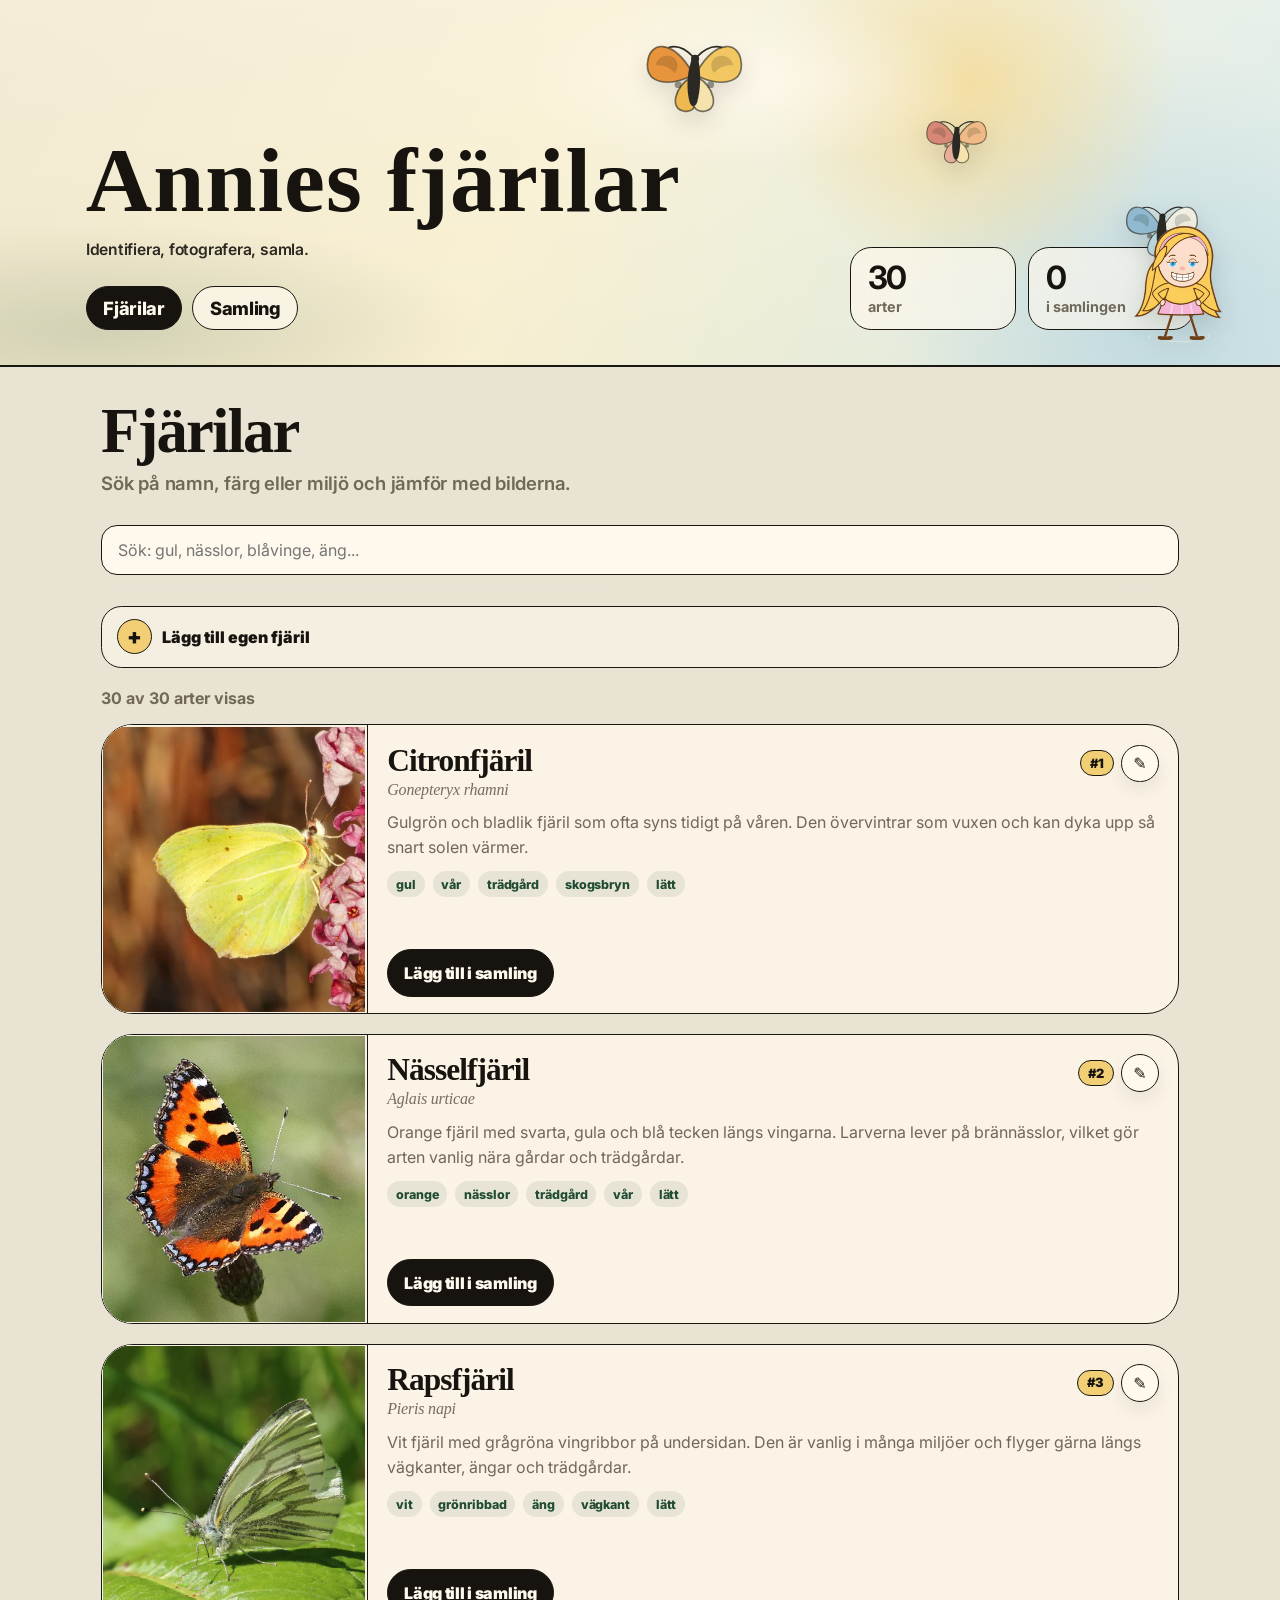
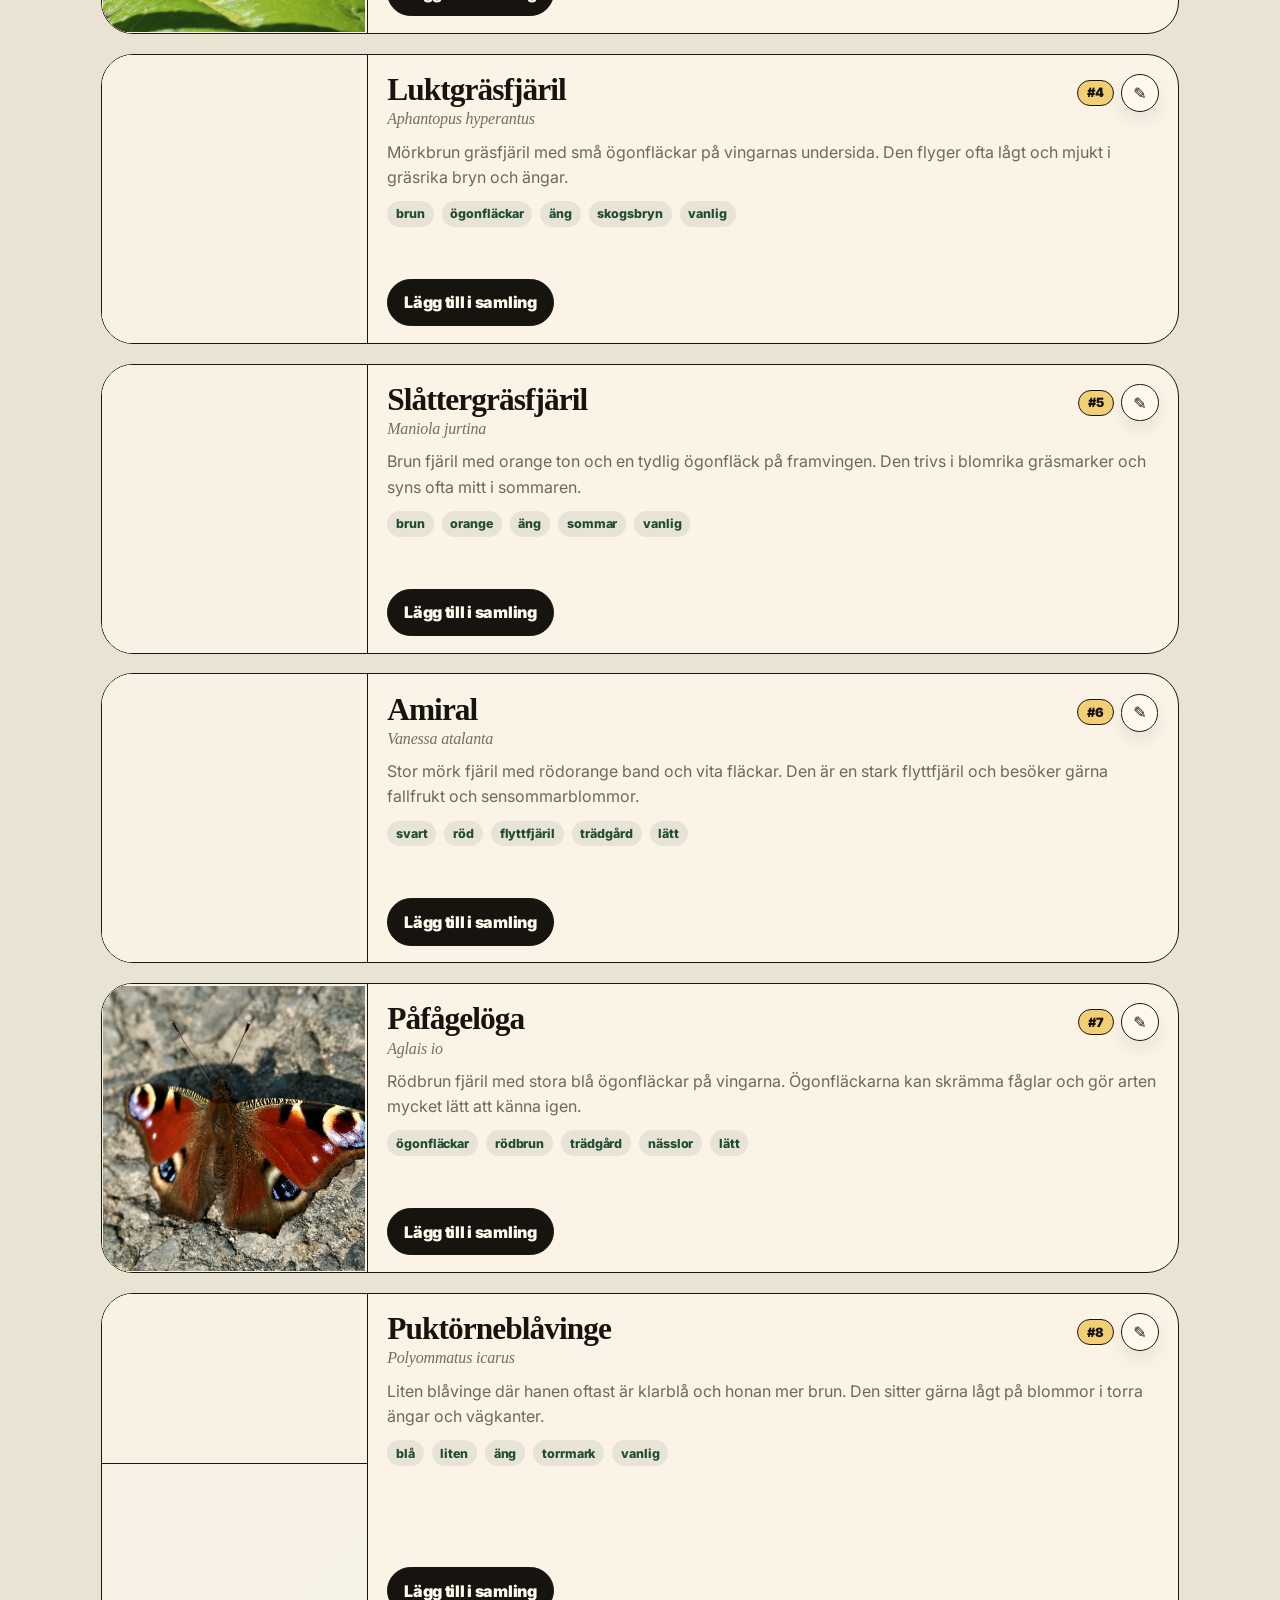
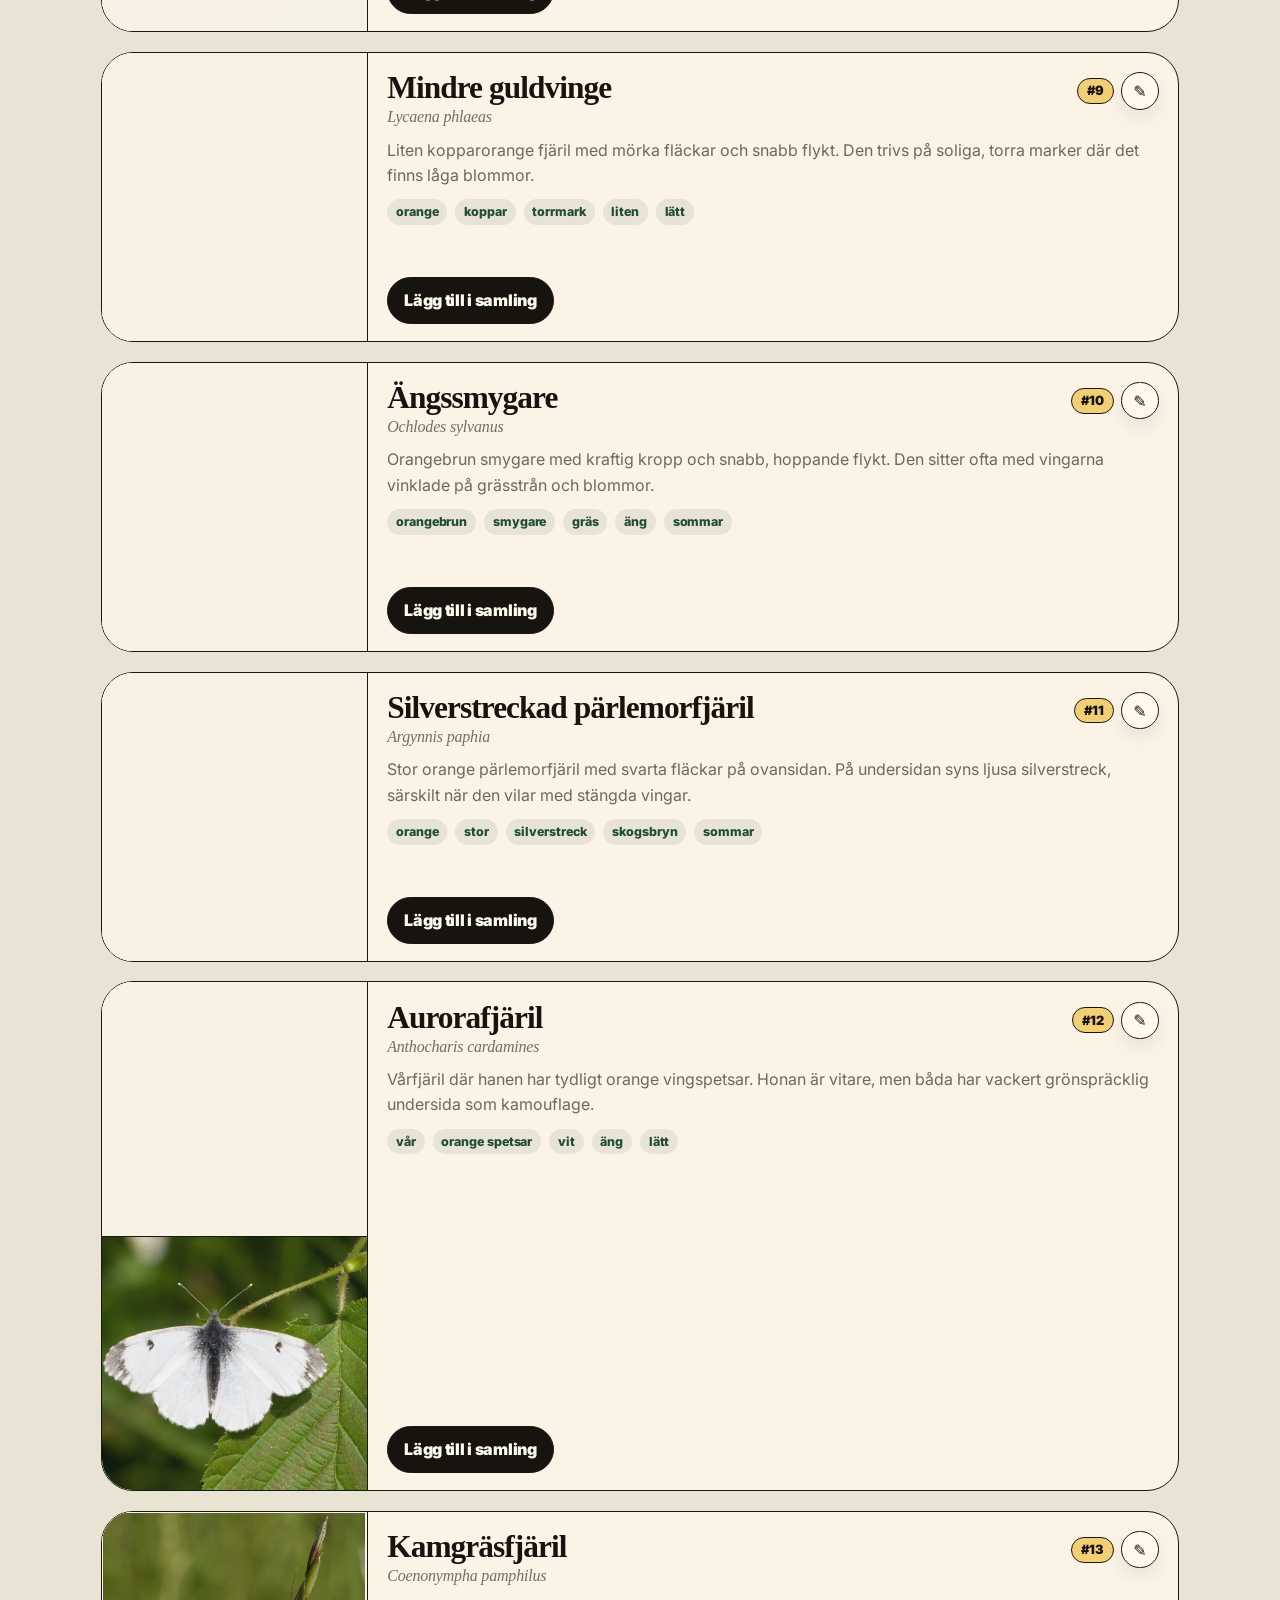
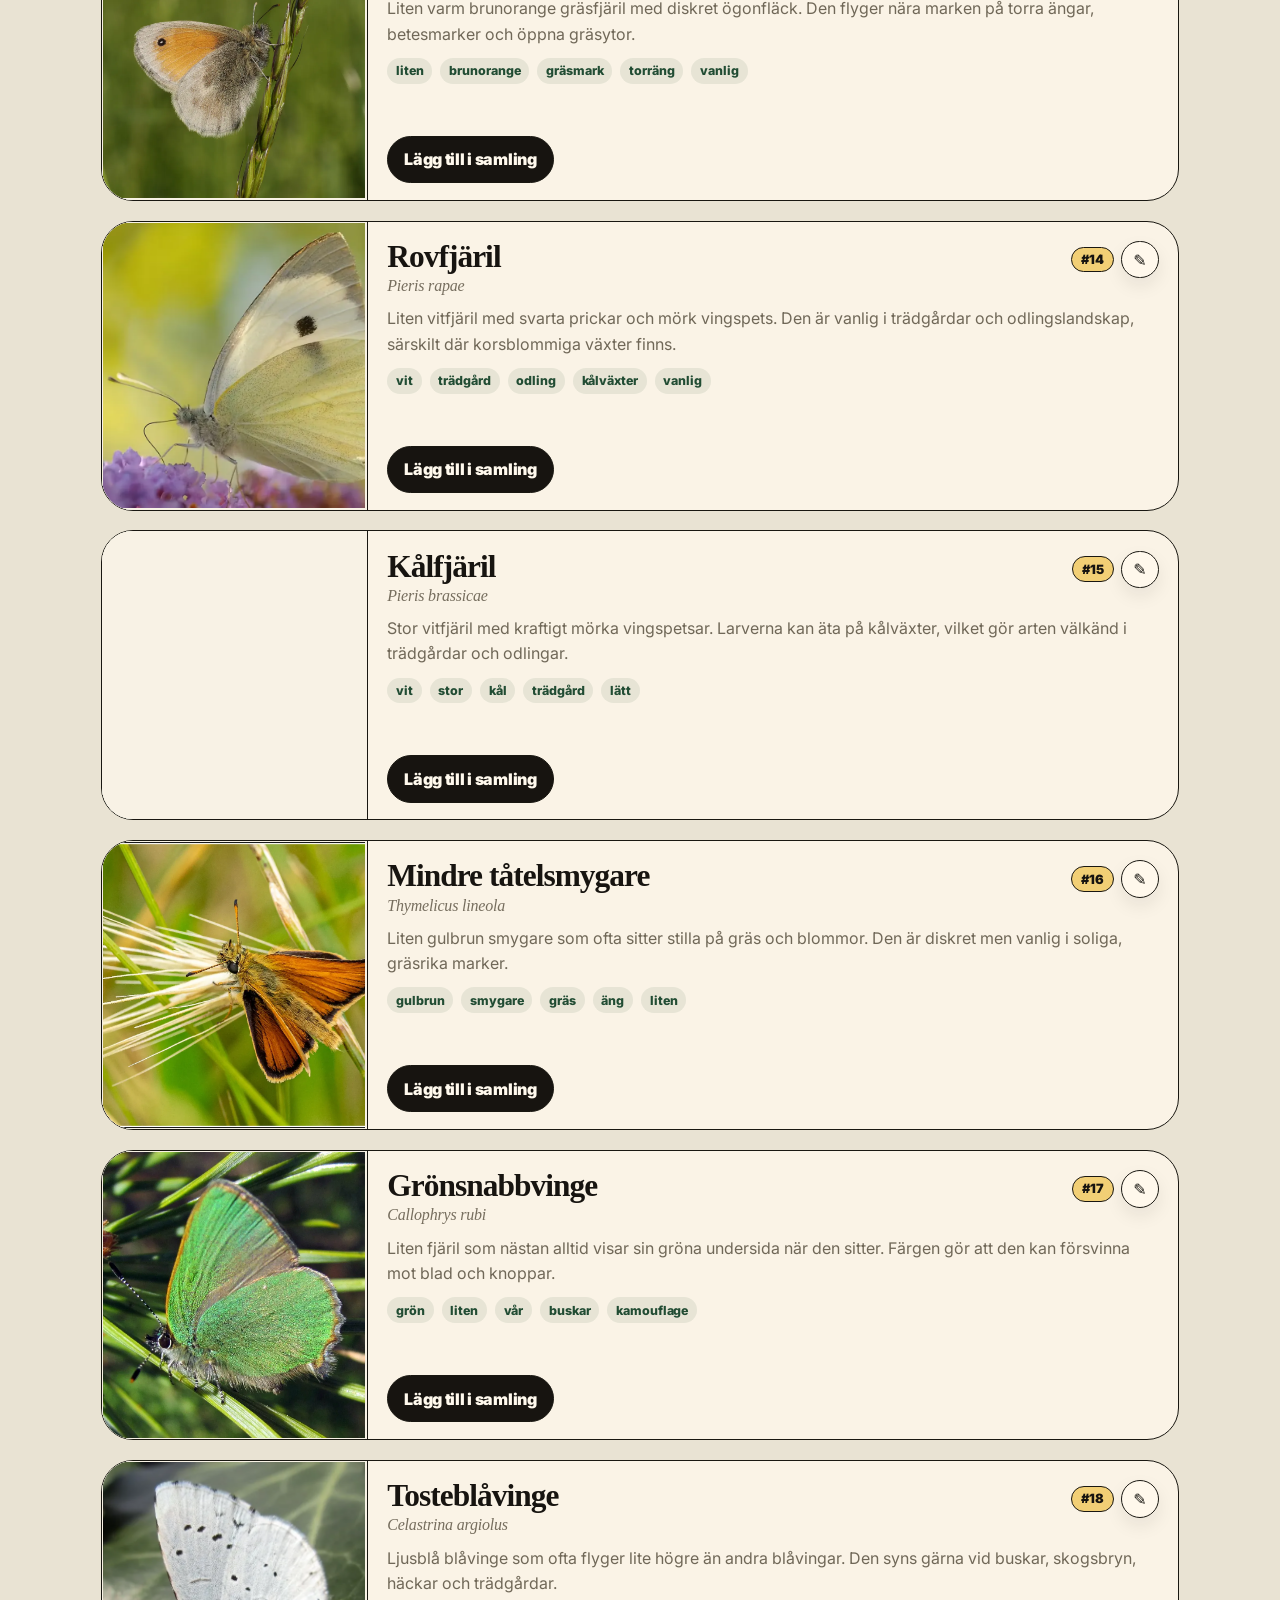
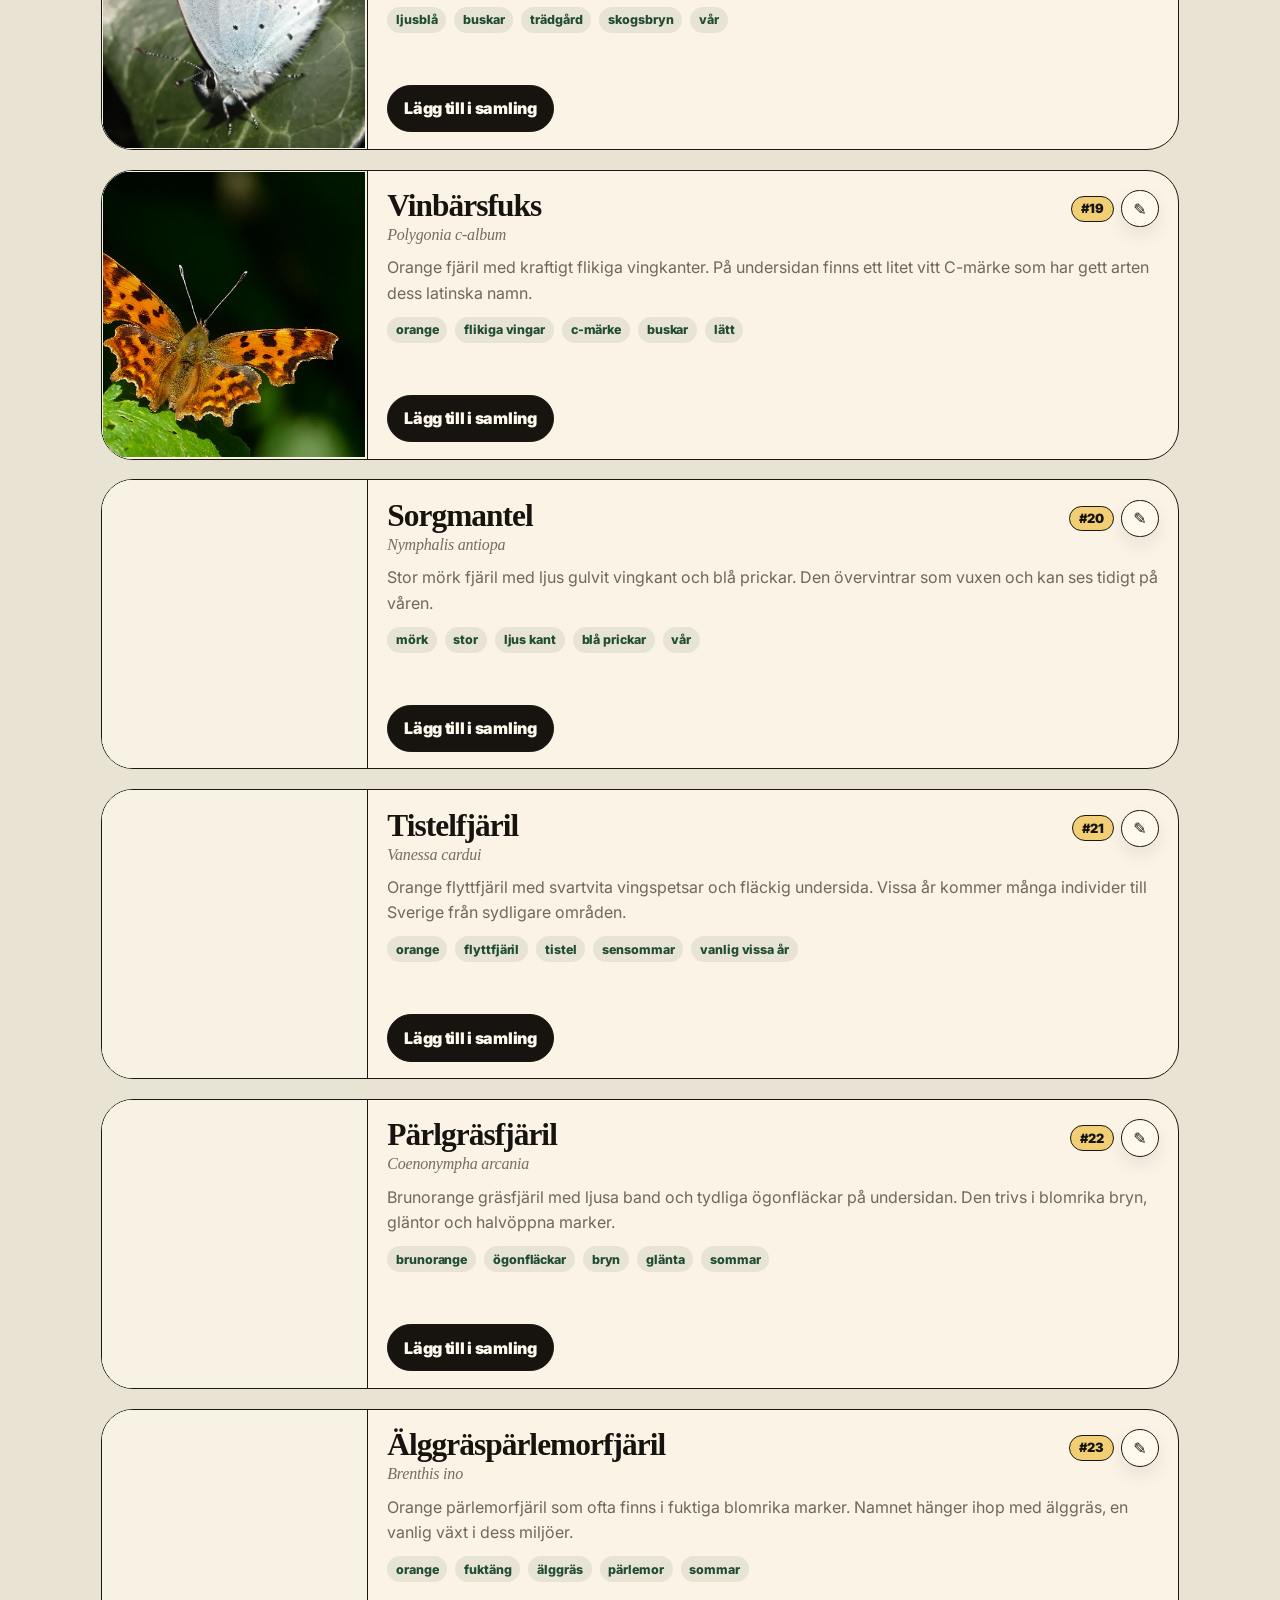
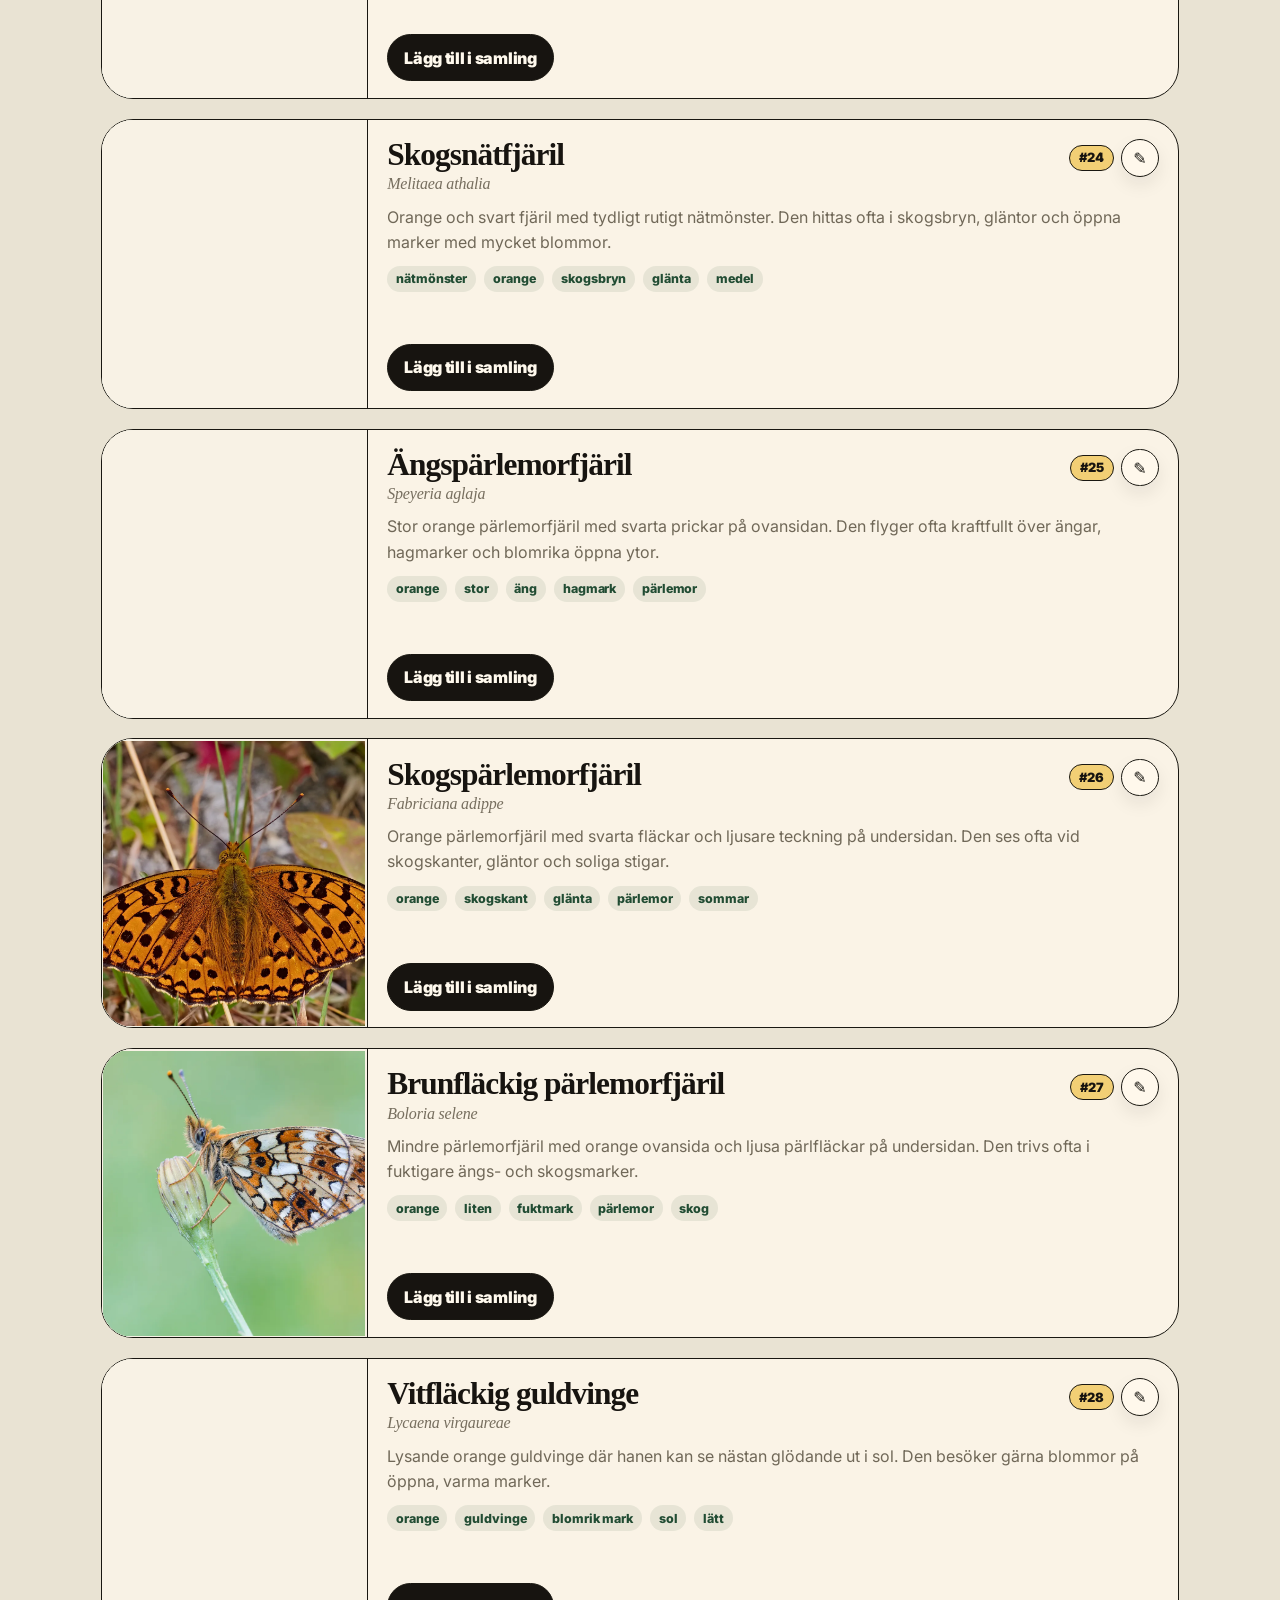
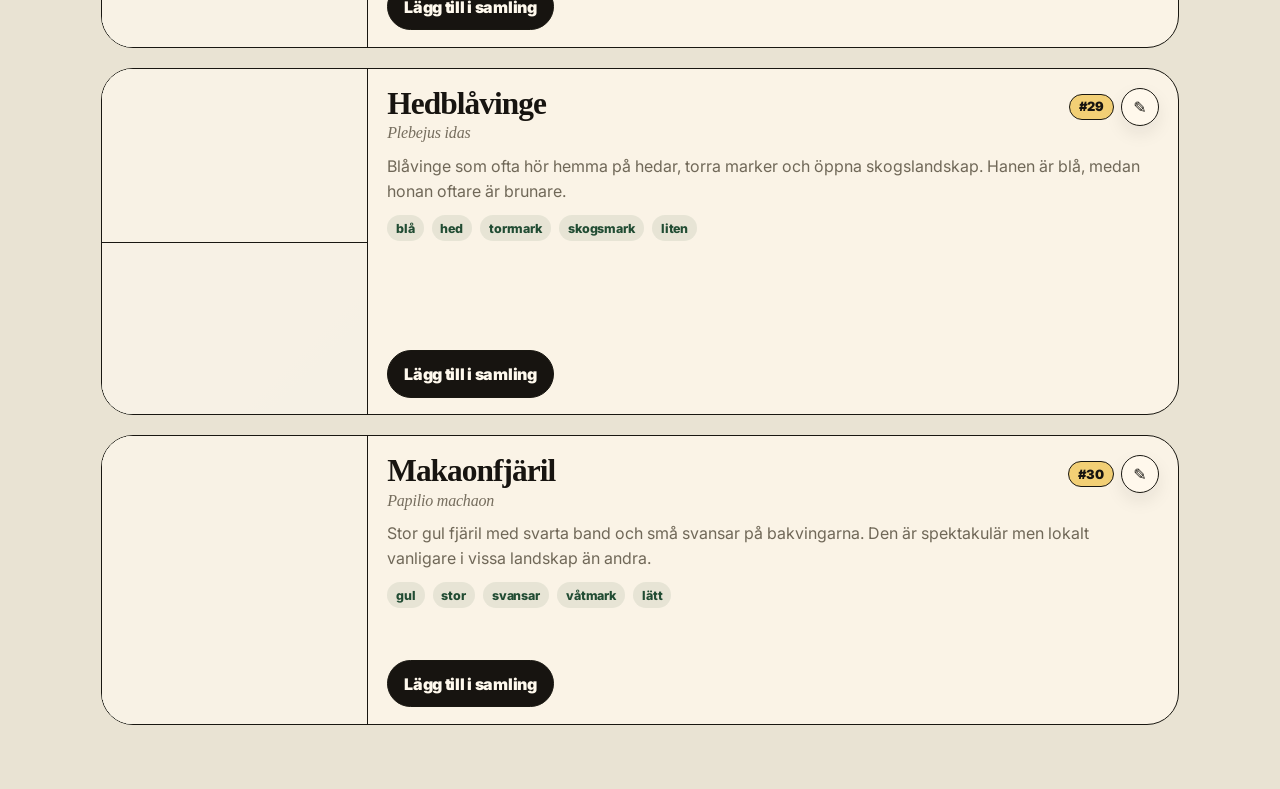
<file: index.html>
<!DOCTYPE html>
<html lang="sv">
  <head>
    <meta charset="UTF-8" />
    <meta name="viewport" content="width=device-width, initial-scale=1.0, viewport-fit=cover" />
    <title>Annies fjärilar</title>
    <meta
      name="description"
      content="Annies fjärilar: en mobilcentrerad svensk fjärilsguide med egna bilder och egna arter."
    />
    <meta name="theme-color" content="#e9e3d3" />
    <meta name="application-name" content="Annies Fjärilar" />
    <meta name="apple-mobile-web-app-title" content="Annies Fjärilar" />
    <meta name="mobile-web-app-capable" content="yes" />
    <meta name="apple-mobile-web-app-capable" content="yes" />
    <link rel="icon" href="./assets/favicon/favicon.ico?v=1.5.62" sizes="any" />
    <link rel="icon" href="./assets/favicon/favicon.svg?v=1.5.62" type="image/svg+xml" />
    <link rel="icon" type="image/png" sizes="32x32" href="./assets/favicon/favicon-32x32.png?v=1.5.62" />
    <link rel="icon" type="image/png" sizes="16x16" href="./assets/favicon/favicon-16x16.png?v=1.5.62" />
    <link rel="apple-touch-icon" sizes="180x180" href="./assets/apple/apple-touch-icon.png?v=1.5.62" />
    <link rel="apple-touch-icon" sizes="167x167" href="./assets/apple/apple-touch-icon-167x167.png?v=1.5.62" />
    <link rel="apple-touch-icon" sizes="152x152" href="./assets/apple/apple-touch-icon-152x152.png?v=1.5.62" />
    <link rel="manifest" href="./manifest.webmanifest?v=1.5.62" />
    <link rel="preconnect" href="https://upload.wikimedia.org" crossorigin />
    <link rel="preconnect" href="https://fonts.googleapis.com" />
    <link rel="preconnect" href="https://fonts.gstatic.com" crossorigin />
    <link rel="preconnect" href="https://fonts.cdnfonts.com" crossorigin />
    <link href="https://fonts.cdnfonts.com/css/latin-modern-roman" rel="stylesheet" />
    <link
      href="https://fonts.googleapis.com/css2?family=Inter:wght@400;500;600;700;800;900&display=swap"
      rel="stylesheet"
    />
    <link rel="stylesheet" href="./styles.css?v=1.5.62" />
  </head>
  <body>
    <div class="app-shell">
      <header class="app-header" aria-labelledby="site-title">
        <div class="header-wash" aria-hidden="true"></div>

        <div class="header-content">
          <div class="brand-lockup">
            <h1 class="site-title" id="site-title">Annies fjärilar</h1>
            <p class="site-subtitle">Identifiera, fotografera, samla.</p>
          </div>

          <nav class="view-tabs" aria-label="Växla vy">
            <button class="tab-button is-active" type="button" data-view="butterflies" aria-pressed="true">Fjärilar</button>
            <button class="tab-button" type="button" data-view="collection" aria-pressed="false">Samling</button>
          </nav>

          <div class="header-metrics" aria-label="Sammanfattning">
            <div>
              <strong id="metric-species">30</strong>
              <span>arter</span>
            </div>
            <div>
              <strong id="metric-collection">0</strong>
              <span>i samlingen</span>
            </div>
          </div>
        </div>

        <button class="annie-button" id="annie-button" type="button" aria-label="Tryck på Annie för en liten animation">
          <span class="annie-frame">
            <img class="annie-img annie-img-open" src="assets/annie-refined-full-head.png?v=1.5.62" alt="Annie med lugna blå ögon, rosa hårband och ett brett tecknat tandgrin" />
            <img class="annie-img annie-img-blink" src="assets/annie-refined-full-head-blink.png?v=1.5.62" alt="" aria-hidden="true" />
          </span>
        </button>

        <div class="flight-stage" aria-hidden="true">
          <svg class="flying-butterfly flying-butterfly--one" viewBox="0 0 160 125">
            <g class="butterfly-tilt">
              <g class="left-wing">
                <path class="wing-main wing-orange" d="M77 58C47 7 13 12 11 45 9 75 44 79 76 63Z" />
                <path class="wing-lower wing-gold" d="M75 65C52 79 42 111 65 115c18 3 25-20 18-48Z" />
                <path class="wing-mark" d="M51 37c-13-8-25-2-28 10 13 0 22 4 28 12 5-7 6-15 0-22Z" />
                <circle class="wing-dot" cx="56" cy="76" r="5" />
              </g>
              <g class="right-wing">
                <path class="wing-main wing-honey" d="M83 58c30-51 64-46 66-13 2 30-33 34-65 18Z" />
                <path class="wing-lower wing-cream" d="M85 65c23 14 33 46 10 50-18 3-25-20-18-48Z" />
                <path class="wing-mark" d="M109 37c13-8 25-2 28 10-13 0-22 4-28 12-5-7-6-15 0-22Z" />
                <circle class="wing-dot" cx="104" cy="76" r="5" />
              </g>
              <path class="butterfly-body" d="M75 42c3-8 8-12 11-1 4 19 3 43-2 61-3 8-8 8-11 0-5-18-4-41 2-60Z" />
              <circle class="butterfly-head" cx="81" cy="38" r="6" />
              <path class="antenna" d="M78 35C66 22 54 18 43 21" />
              <path class="antenna" d="M84 35c12-13 25-17 36-14" />
            </g>
          </svg>

          <svg class="flying-butterfly flying-butterfly--two" viewBox="0 0 160 125">
            <g class="butterfly-tilt">
              <g class="left-wing">
                <path class="wing-main wing-blue" d="M77 58C47 7 13 12 11 45 9 75 44 79 76 63Z" />
                <path class="wing-lower wing-sky" d="M75 65C52 79 42 111 65 115c18 3 25-20 18-48Z" />
                <path class="wing-mark" d="M51 37c-13-8-25-2-28 10 13 0 22 4 28 12 5-7 6-15 0-22Z" />
                <circle class="wing-dot" cx="56" cy="76" r="5" />
              </g>
              <g class="right-wing">
                <path class="wing-main wing-milk" d="M83 58c30-51 64-46 66-13 2 30-33 34-65 18Z" />
                <path class="wing-lower wing-blue-soft" d="M85 65c23 14 33 46 10 50-18 3-25-20-18-48Z" />
                <path class="wing-mark" d="M109 37c13-8 25-2 28 10-13 0-22 4-28 12-5-7-6-15 0-22Z" />
                <circle class="wing-dot" cx="104" cy="76" r="5" />
              </g>
              <path class="butterfly-body" d="M75 42c3-8 8-12 11-1 4 19 3 43-2 61-3 8-8 8-11 0-5-18-4-41 2-60Z" />
              <circle class="butterfly-head" cx="81" cy="38" r="6" />
              <path class="antenna" d="M78 35C66 22 54 18 43 21" />
              <path class="antenna" d="M84 35c12-13 25-17 36-14" />
            </g>
          </svg>

          <svg class="flying-butterfly flying-butterfly--three" viewBox="0 0 160 125">
            <g class="butterfly-tilt">
              <g class="left-wing">
                <path class="wing-main wing-rose" d="M77 58C47 7 13 12 11 45 9 75 44 79 76 63Z" />
                <path class="wing-lower wing-pink" d="M75 65C52 79 42 111 65 115c18 3 25-20 18-48Z" />
                <path class="wing-mark" d="M51 37c-13-8-25-2-28 10 13 0 22 4 28 12 5-7 6-15 0-22Z" />
                <circle class="wing-dot" cx="56" cy="76" r="5" />
              </g>
              <g class="right-wing">
                <path class="wing-main wing-apricot" d="M83 58c30-51 64-46 66-13 2 30-33 34-65 18Z" />
                <path class="wing-lower wing-cream" d="M85 65c23 14 33 46 10 50-18 3-25-20-18-48Z" />
                <path class="wing-mark" d="M109 37c13-8 25-2 28 10-13 0-22 4-28 12-5-7-6-15 0-22Z" />
                <circle class="wing-dot" cx="104" cy="76" r="5" />
              </g>
              <path class="butterfly-body" d="M75 42c3-8 8-12 11-1 4 19 3 43-2 61-3 8-8 8-11 0-5-18-4-41 2-60Z" />
              <circle class="butterfly-head" cx="81" cy="38" r="6" />
              <path class="antenna" d="M78 35C66 22 54 18 43 21" />
              <path class="antenna" d="M84 35c12-13 25-17 36-14" />
            </g>
          </svg>
        </div>
      </header>

      <main class="main-panel" id="content-panel" tabindex="-1" data-active-view="butterflies">
        <section class="panel-view is-visible" id="view-butterflies" aria-labelledby="butterflies-title">
          <div class="view-heading view-heading--compact">
            <div>
              <h2 class="section-title" id="butterflies-title">Fjärilar</h2>
              <p class="section-intro">Sök på namn, färg eller miljö och jämför med bilderna.</p>
            </div>
          </div>

          <div class="toolbar" role="search">
            <label class="search-box">
              <span class="sr-only">Sök art, färg eller miljö</span>
              <input id="search-input" type="search" placeholder="Sök: gul, nässlor, blåvinge, äng..." autocomplete="off" />
            </label>
          </div>

          <details class="custom-species-panel" id="custom-species-panel">
            <summary>
              <span class="summary-plus">+</span>
              <span>Lägg till egen fjäril</span>
            </summary>
            <form id="custom-species-form" class="custom-species-form">
              <div class="form-grid two-columns">
                <label>
                  <span>Namn *</span>
                  <input id="custom-name" type="text" required placeholder="Ex. Min blå fjäril" />
                </label>
                <label>
                  <span>Latinskt namn *</span>
                  <input id="custom-scientific" type="text" required placeholder="Ex. Polyommatus sp." />
                </label>
              </div>
              <label>
                <span>Beskrivning *</span>
                <textarea id="custom-description" rows="3" required placeholder="Kort kännetecken, färg, plats eller varför den är speciell..."></textarea>
              </label>
              <label>
                <span>Taggar <small>(valfritt)</small></span>
                <input id="custom-tags" type="text" placeholder="Ex. gul, äng, sommar" autocomplete="off" />
              </label>
              <div class="form-grid two-columns">
                <label class="file-button file-button--light">
                  <input id="custom-image-one" type="file" accept="image/*" required />
                  <span>Välj bild *</span>
                </label>
                <label class="file-button file-button--light">
                  <input id="custom-image-two" type="file" accept="image/*" />
                  <span>Välj extra bild</span>
                </label>
              </div>
              <button class="primary-button" type="submit">Spara egen fjäril</button>
            </form>
          </details>

          <div class="result-line" id="result-line" aria-live="polite"></div>
          <div class="butterfly-list" id="butterfly-list"></div>
        </section>

        <section class="panel-view" id="view-collection" hidden aria-labelledby="collection-title">
          <div class="view-heading view-heading--compact">
            <div>
              <h2 class="section-title" id="collection-title">Samling</h2>
            </div>
          </div>

          <section class="cloud-panel" id="cloud-panel" aria-label="Inloggning">
            <div class="cloud-status-row">
              <div>
                <strong id="cloud-title">Logga in</strong>
                <p id="cloud-status">Logga in en gång för automatisk backup av samlingen.</p>
              </div>
              <div class="cloud-actions">
                <button class="ghost-button ghost-button--quiet" id="logout-button" type="button" hidden>Logga ut</button>
              </div>
            </div>
            <form class="auth-form" id="auth-form" autocomplete="on" hidden>
              <label>
                <span>E-post</span>
                <input id="login-email" type="email" inputmode="email" autocomplete="email" required />
              </label>
              <label>
                <span>Lösenord</span>
                <input id="login-password" type="password" autocomplete="current-password" required />
              </label>
              <button class="primary-button" id="login-button" type="submit">Logga in</button>
            </form>
          </section>
          <button id="sync-now" type="button" hidden></button>

          <div class="collection-tools" id="collection-tools" aria-label="Samlingsåtgärder">
            <button class="collection-toggle-button" id="show-collection-form" type="button" aria-controls="collector" aria-expanded="false">
              <span class="collection-toggle-icon" aria-hidden="true">+</span>
              <span>Lägg till</span>
            </button>
          </div>

          <section class="collector" id="collector" aria-label="Lägg till en fjäril i samlingen" hidden>
            <div class="collector-head">
              <div>
                <h3 id="collection-form-title">Ny fjäril</h3>
                <p id="collection-form-lead">Ladda upp en bild, beskriv, spara.</p>
              </div>
              <button class="collector-close" id="close-collection-form" type="button" aria-label="Stäng formuläret">×</button>
            </div>
            <div class="upload-card">
              <label class="upload-preview upload-preview--picker" id="upload-preview" aria-live="polite" aria-label="Ladda upp fjärilsbild">
                <input id="photo-input" class="upload-input" type="file" accept="image/*" />
                <img id="preview-image" alt="" hidden />
                <span class="preview-placeholder" id="preview-placeholder">
                  <span class="plus-mark">+</span>
                  <span>Ladda upp bild</span>
                </span>
              </label>

              <form id="collection-form" class="collection-form">

                <label>
                  <span>Vilken fjäril?</span>
                  <select id="species-select" required>
                    <option value="">Välj art</option>
                  </select>
                </label>

                <label>
                  <span>Anteckning</span>
                  <textarea id="observation-note" rows="3" placeholder="Ex. Satt på rödklöver nära bryggan..."></textarea>
                </label>


                <label>
                  <span>Annies fjärilberättelse <small>(valfritt)</small></span>
                  <textarea id="observation-story" rows="4" placeholder="Vad har fjärilen gjort idag? Vilket äventyr har den varit med om?"></textarea>
                </label>

                <div class="form-grid two-columns">
                  <label>
                    <span>Datum</span>
                    <input id="observation-date" type="date" />
                  </label>

                  <div class="location-picker" aria-label="Frivillig plats">
                    <span class="location-picker-label">Plats <small>(valfritt)</small></span>
                    <button class="ghost-button location-add-button" id="add-location" type="button">Lägg till plats</button>
                    <div class="location-status" id="location-status" hidden aria-live="polite">
                      <span id="location-status-text">Plats tillagd</span>
                      <button class="mini-button" id="remove-location" type="button">Ta bort</button>
                    </div>
                  </div>
                </div>

                <button class="primary-button primary-button--wide" id="add-observation" type="submit" disabled>Lägg till</button>

                <p class="form-hint" id="storage-hint">Välj bild och art, sedan sparas direkt.</p>
              </form>
            </div>
          </section>

          <div class="collection-actions" hidden>
            <button class="ghost-button" id="export-collection" type="button">Exportera JSON</button>
            <button class="ghost-button" id="import-local" type="button">Importera JSON</button>
            <button class="ghost-button ghost-button--danger" id="clear-collection" type="button">Töm samling</button>
            <input id="import-file" type="file" accept="application/json,.json" hidden />
          </div>

          <div class="collection-grid" id="collection-grid"></div>
        </section>
      </main>
    </div>

    <template id="empty-collection-template">
      <article class="empty-state">
        <h3>Inga fjärilar i samlingen ännu</h3>
        <p>Tryck på Lägg till ovanför, välj en bild och koppla den till rätt fjäril.</p>
      </article>
    </template>


    <div class="butterfly-editor" id="butterfly-editor" hidden role="dialog" aria-modal="true" aria-labelledby="butterfly-editor-title">
      <div class="butterfly-editor-card">
        <div class="editor-head">
          <div>
            <p class="editor-kicker">Redigera fjäril</p>
            <h3 id="butterfly-editor-title">Redigera fjäril</h3>
          </div>
          <button class="editor-close" id="butterfly-editor-close" type="button" aria-label="Stäng redigering">×</button>
        </div>

        <form id="butterfly-editor-form" class="butterfly-editor-form">
          <input id="butterfly-editor-id" type="hidden" />

          <div class="form-grid two-columns">
            <label>
              <span>Svenskt namn *</span>
              <input id="butterfly-editor-name" type="text" required />
            </label>
            <label>
              <span>Latinskt namn *</span>
              <input id="butterfly-editor-scientific" type="text" required />
            </label>
          </div>

          <label>
            <span>Beskrivning *</span>
            <textarea id="butterfly-editor-description" rows="4" required></textarea>
          </label>

          <label>
            <span>Taggar</span>
            <input id="butterfly-editor-tags" type="text" placeholder="Ex. gul, äng, sommar" />
          </label>

          <div class="form-grid two-columns">
            <label>
              <span>Bildlänk 1</span>
              <input id="butterfly-editor-image-one" type="text" inputmode="url" placeholder="https://…" />
            </label>
            <label>
              <span>Bildlänk 2</span>
              <input id="butterfly-editor-image-two" type="text" inputmode="url" placeholder="https://…" />
            </label>
          </div>

          <div class="butterfly-editor-actions">
            <button class="editor-delete-button" id="delete-butterfly" type="button">× Ta bort fjäril</button>
            <div class="editor-save-actions">
              <button class="ghost-button" id="butterfly-editor-cancel" type="button">Avbryt</button>
              <button class="primary-button" type="submit">Spara ändringar</button>
            </div>
          </div>
        </form>
      </div>
    </div>

    <div class="map-modal" id="map-modal" hidden role="dialog" aria-modal="true" aria-labelledby="map-modal-title">
      <div class="map-modal-card">
        <div class="map-modal-head">
          <div>
            <p class="editor-kicker">Plats</p>
            <h3 id="map-modal-title">Sparad plats</h3>
          </div>
          <button class="map-modal-close" id="map-modal-close" type="button" aria-label="Stäng kartan">×</button>
        </div>

        <div class="location-map-shell">
          <div class="location-map" id="location-map" aria-label="Karta över sparad plats"></div>
        </div>

        <div class="map-modal-meta">
          <span id="map-modal-meta">Plats sparad</span>
          <a id="map-external-link" href="#" target="_blank" rel="noopener noreferrer">Öppna i OpenStreetMap</a>
        </div>
      </div>
    </div>

    <div class="share-card-modal" id="share-card-modal" hidden role="dialog" aria-modal="true" aria-labelledby="share-card-title">
      <div class="share-card-panel">
        <div class="share-card-head">
          <div>
            <p class="editor-kicker">Förhandsvisning</p>
            <h3 id="share-card-title">Fjärilskort</h3>
            <p id="share-card-status">Kortet är klart att laddas ner.</p>
          </div>
          <button class="share-card-close" id="share-card-close" type="button" aria-label="Stäng delningskort">×</button>
        </div>

        <div class="share-card-preview-shell">
          <img id="share-card-preview" alt="Förhandsvisning av delningskort" />
        </div>

        <div class="share-card-actions">
          <a class="primary-button" id="share-card-download" href="#" download="annies-fjarilskort.png">Ladda ner kort</a>
          <button class="primary-button share-native-button" id="share-card-native" type="button" hidden>Dela kort</button>
        </div>
      </div>
    </div>


    <div class="lightbox" id="lightbox" hidden>
      <button class="lightbox-close" id="lightbox-close" type="button" aria-label="Stäng bild">×</button>
      <img id="lightbox-image" alt="Förstorad fjärilsbild" />
      <p>Tryck på bilden för att zooma lite.</p>
    </div>

    <script src="./script.js?v=1.5.62" type="module"></script>
  </body>
</html>
</file>
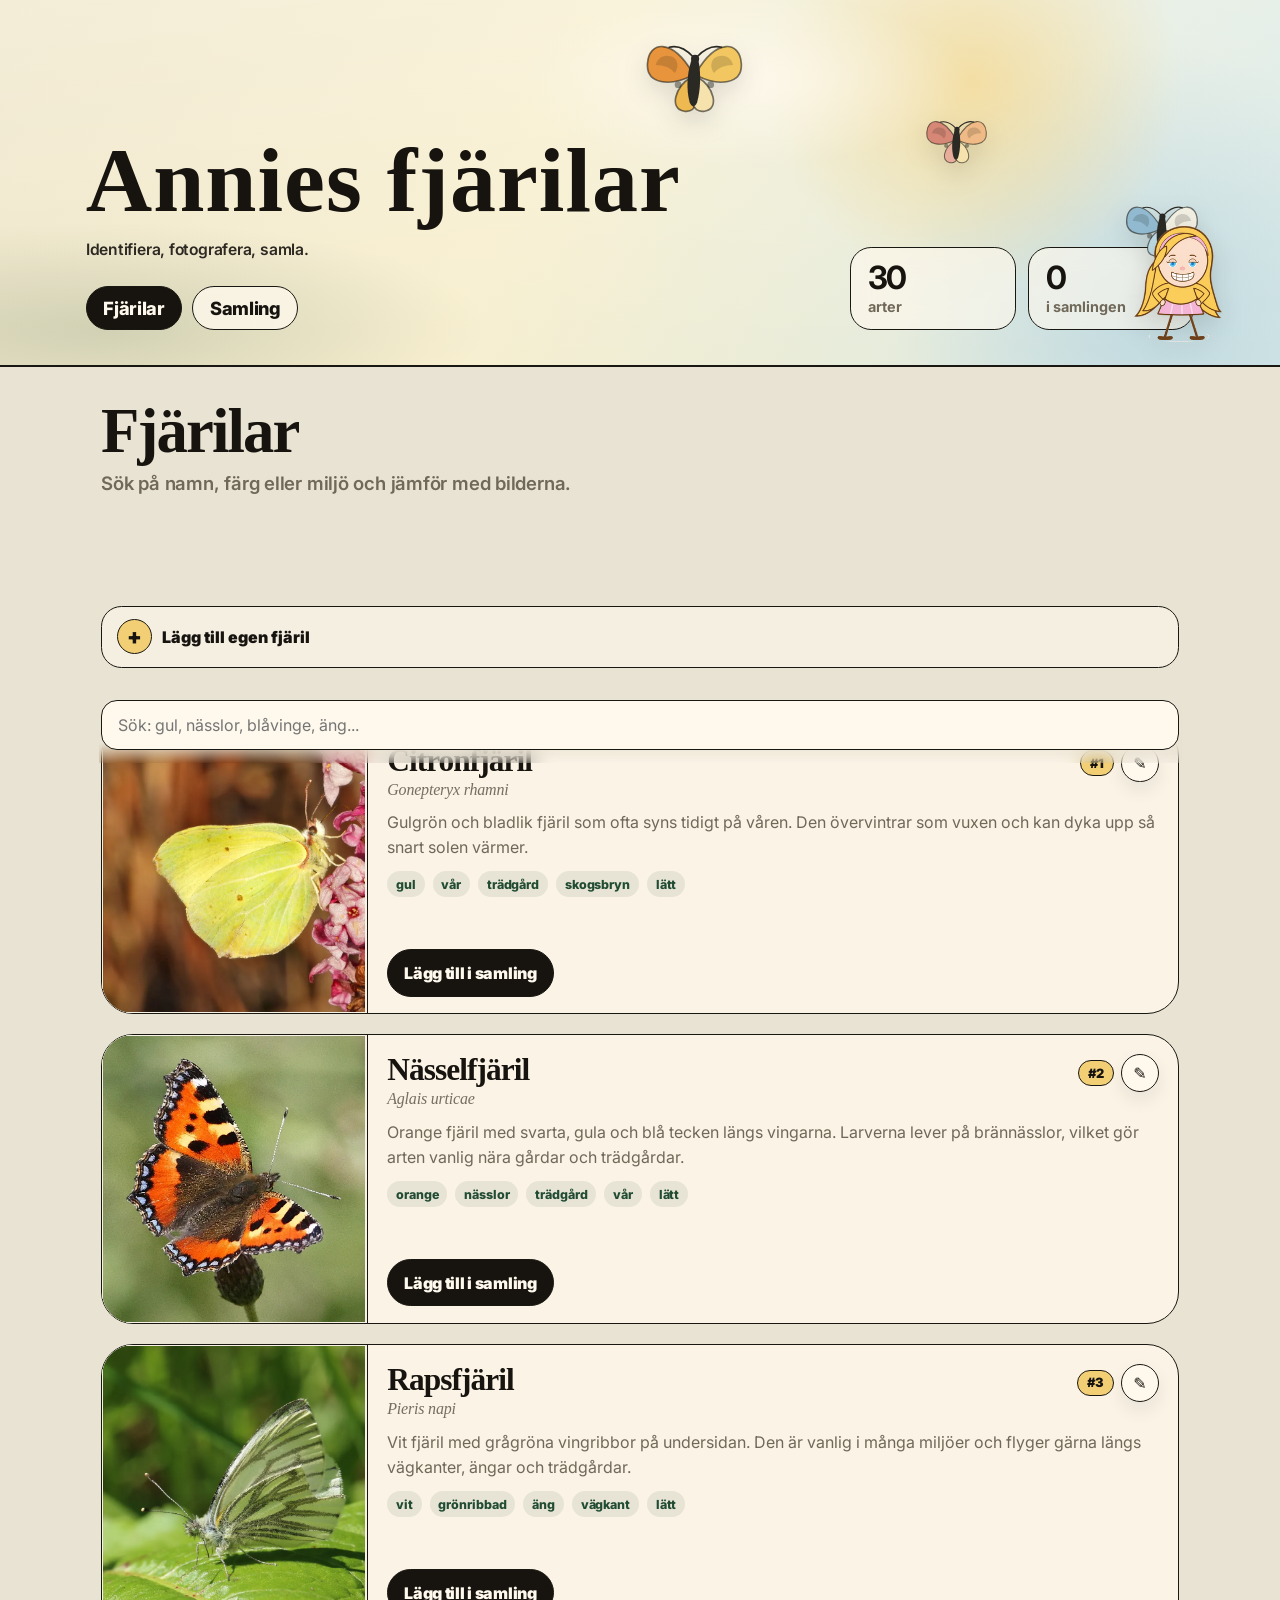
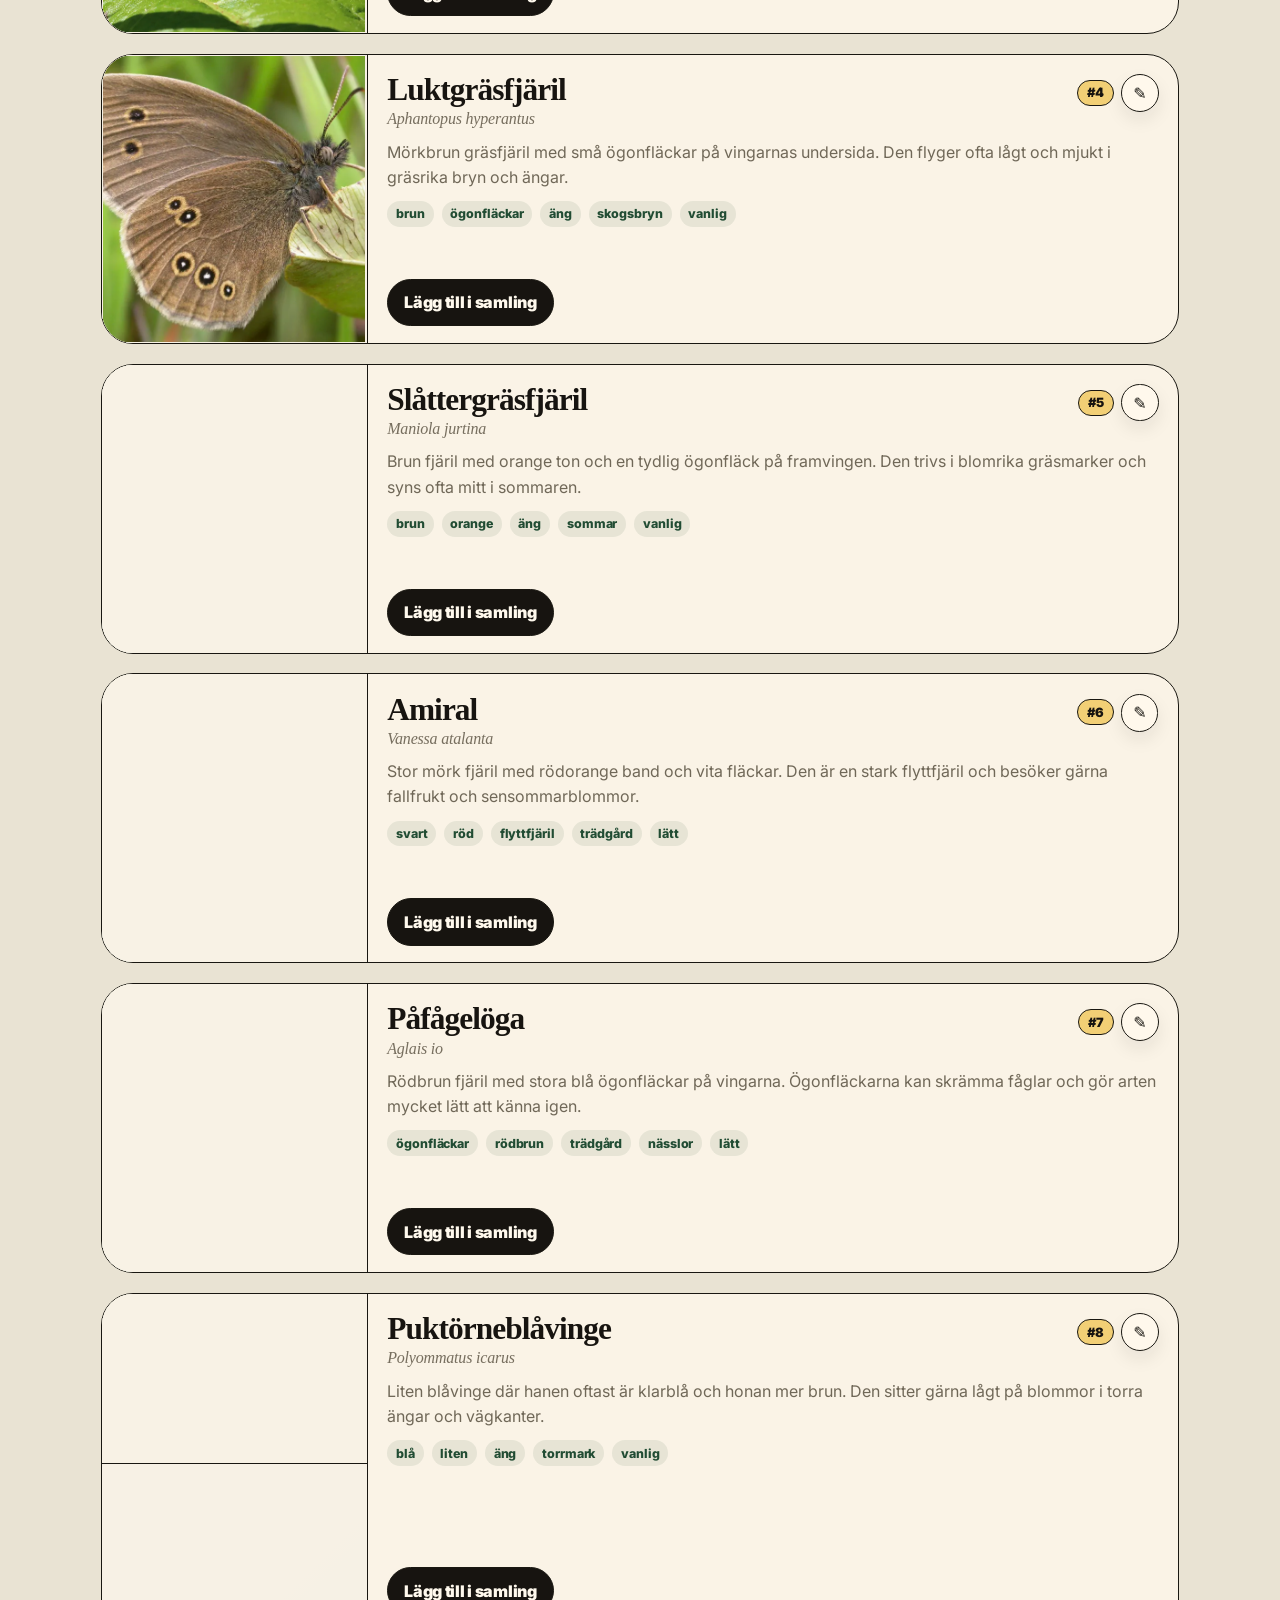
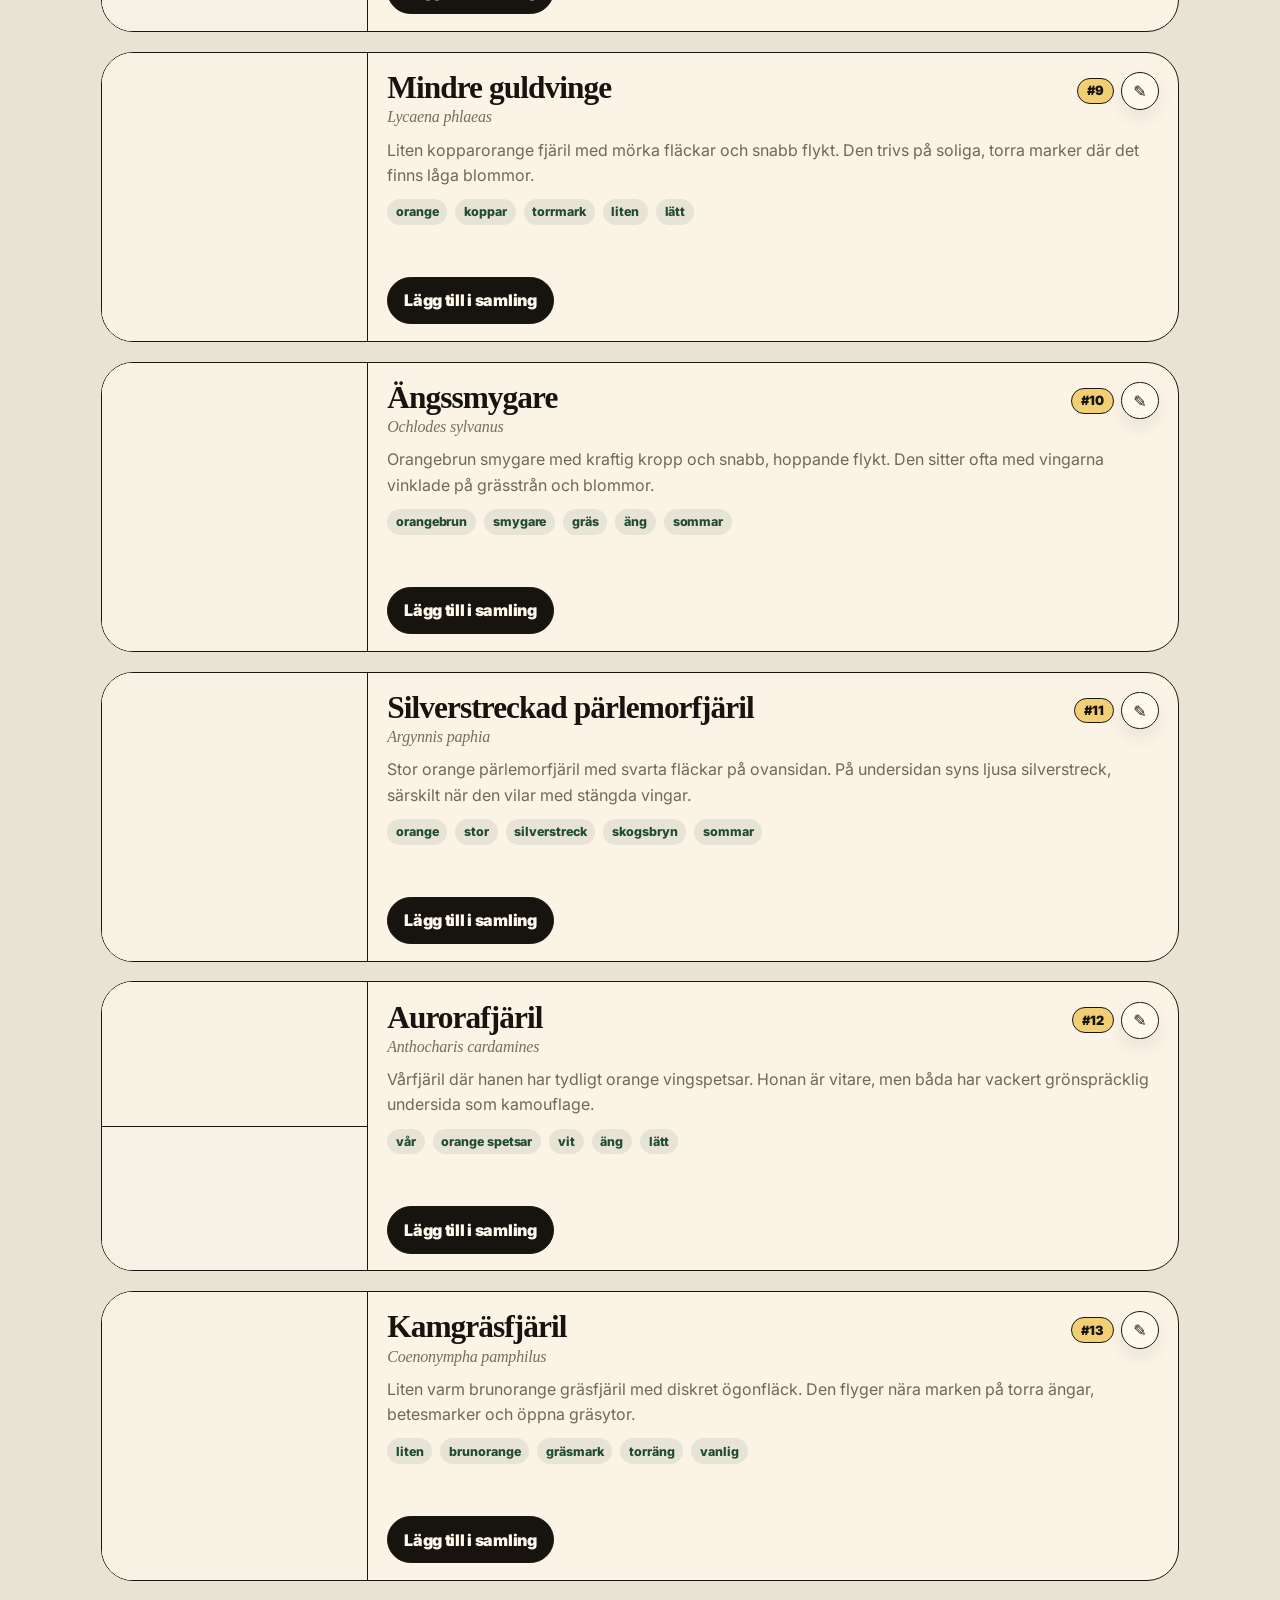
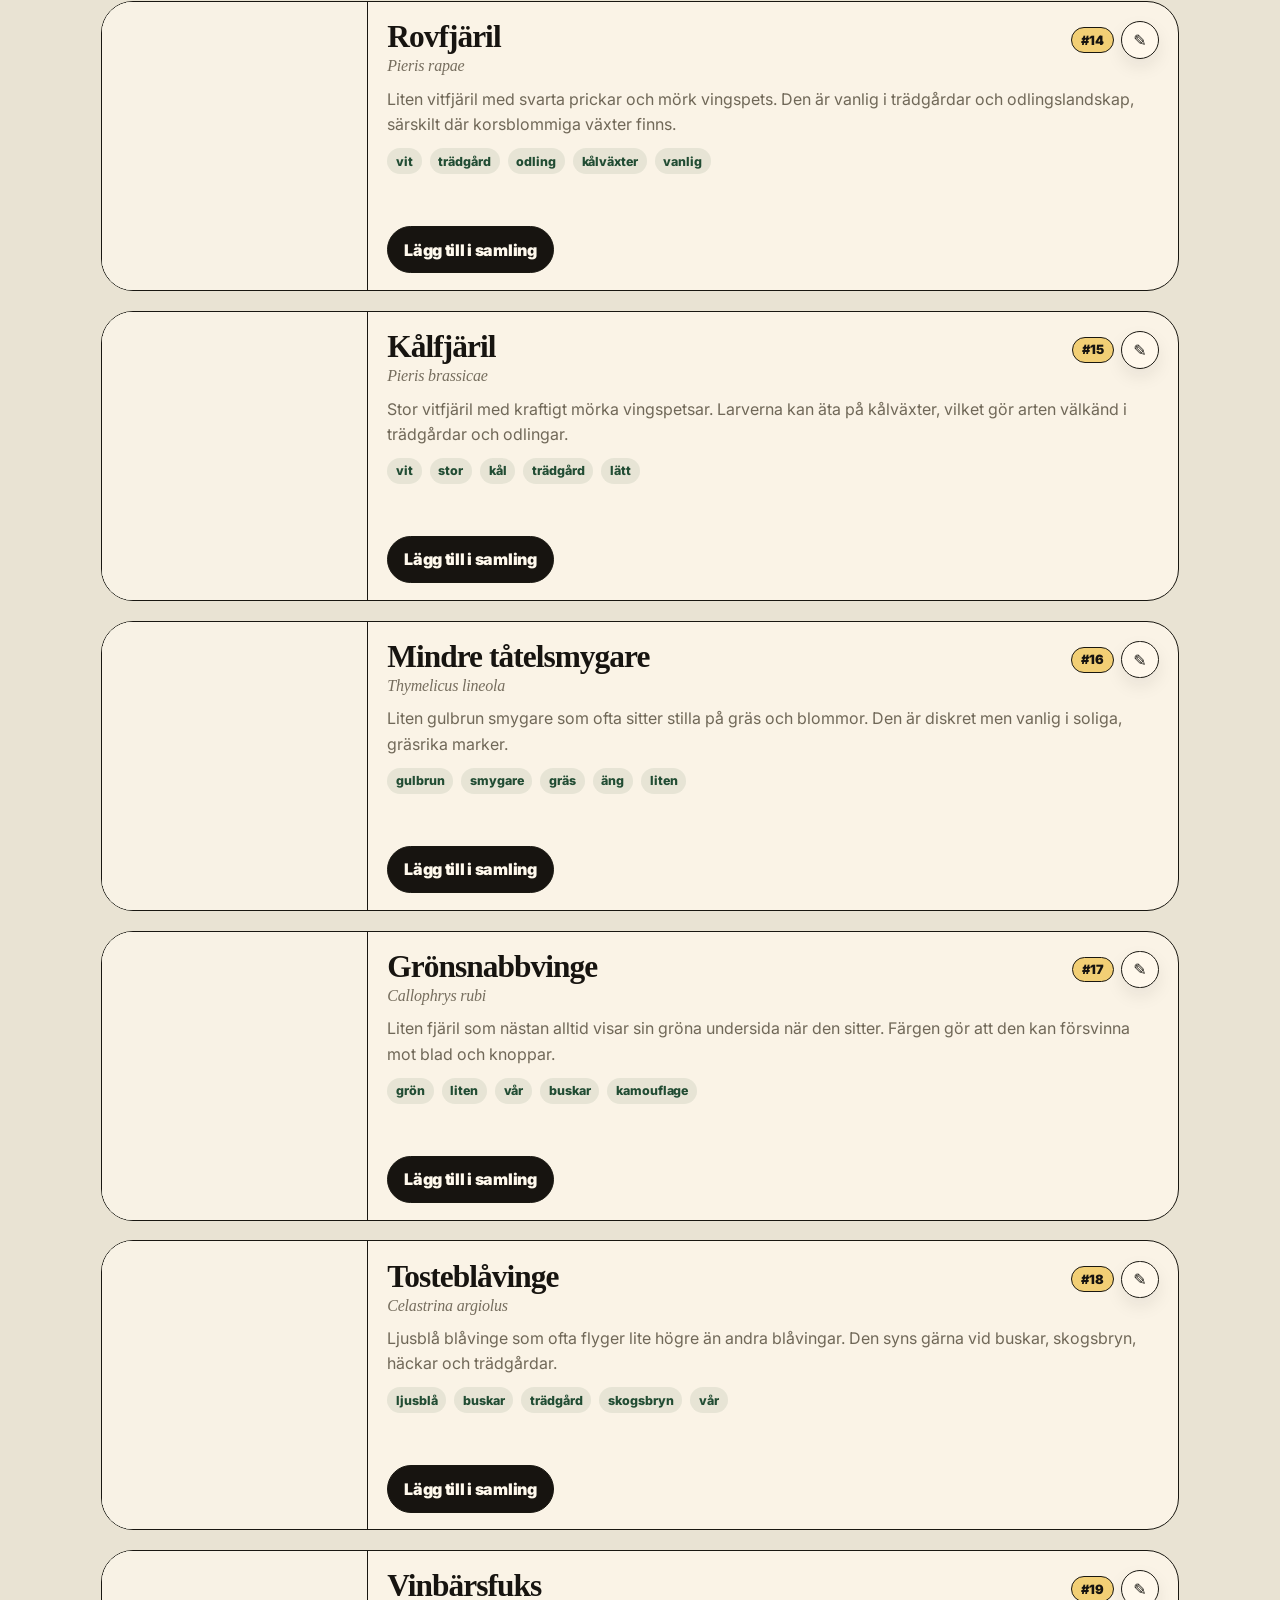
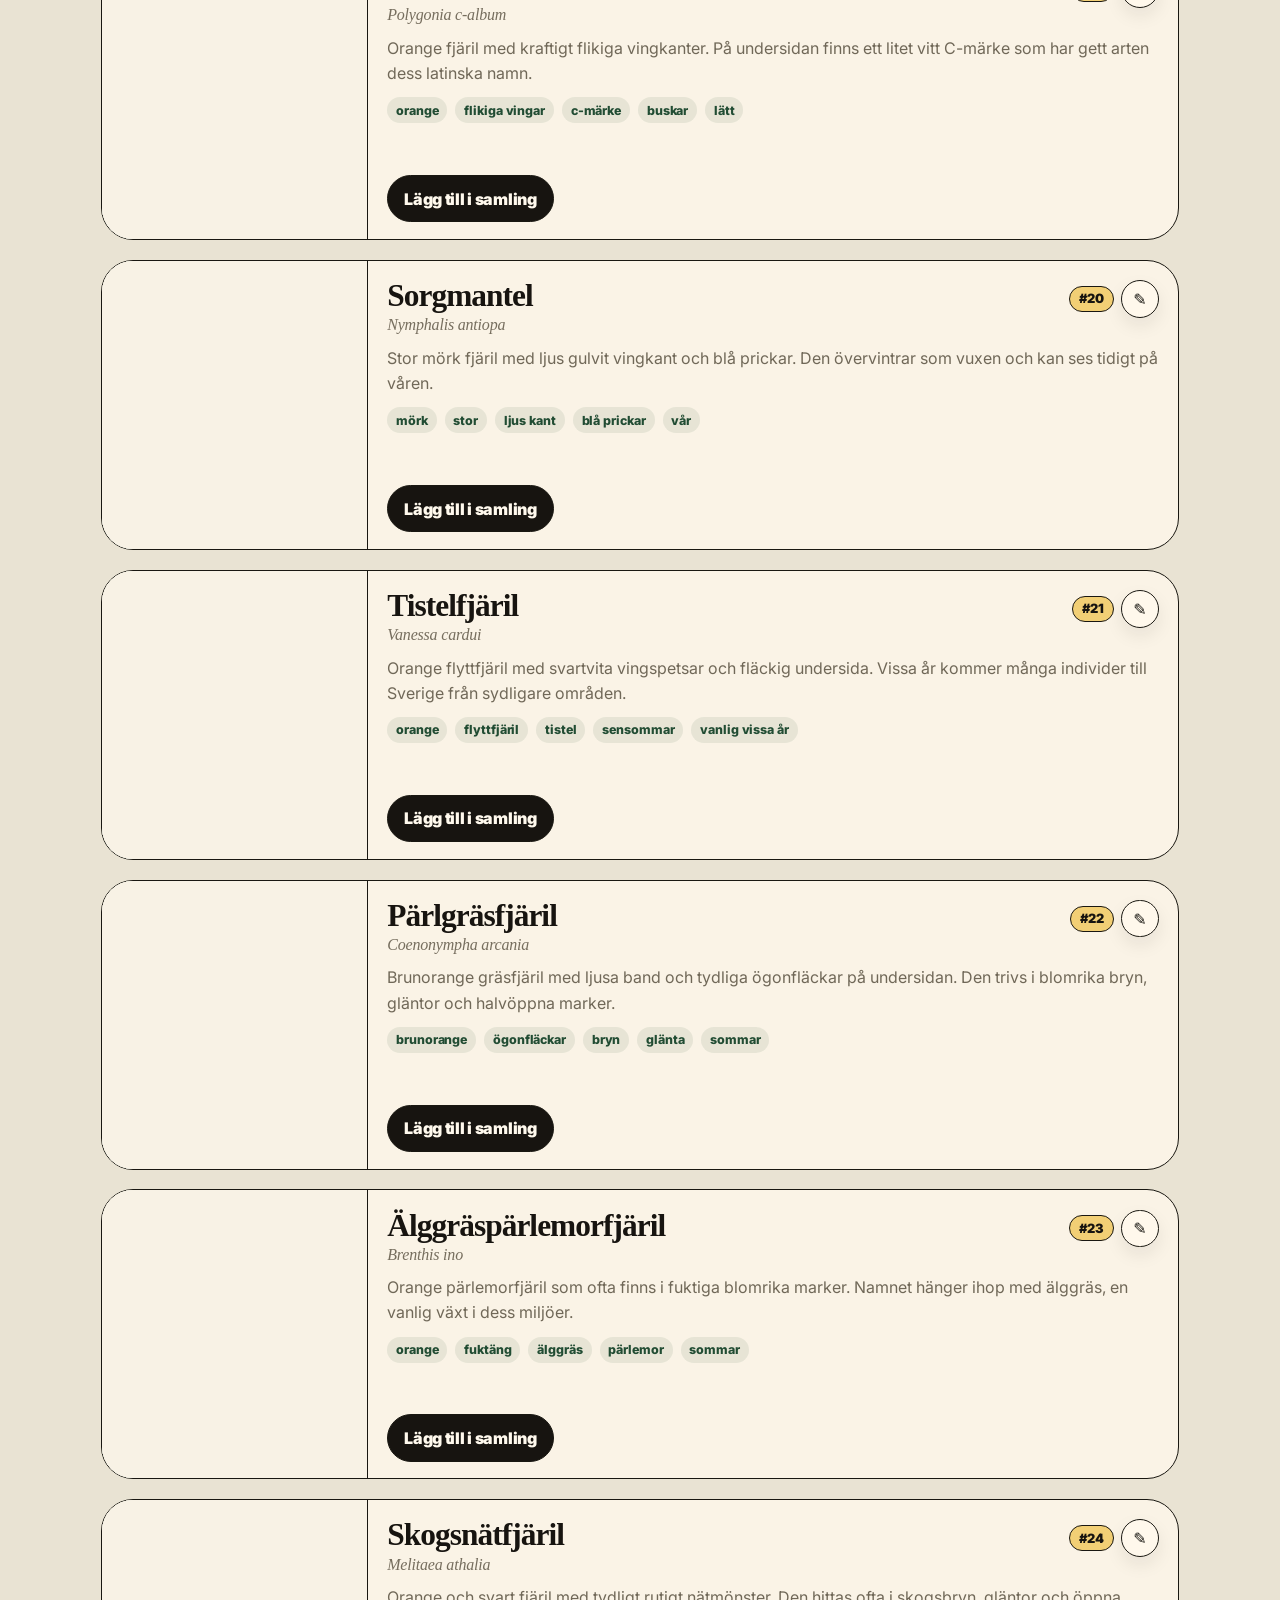
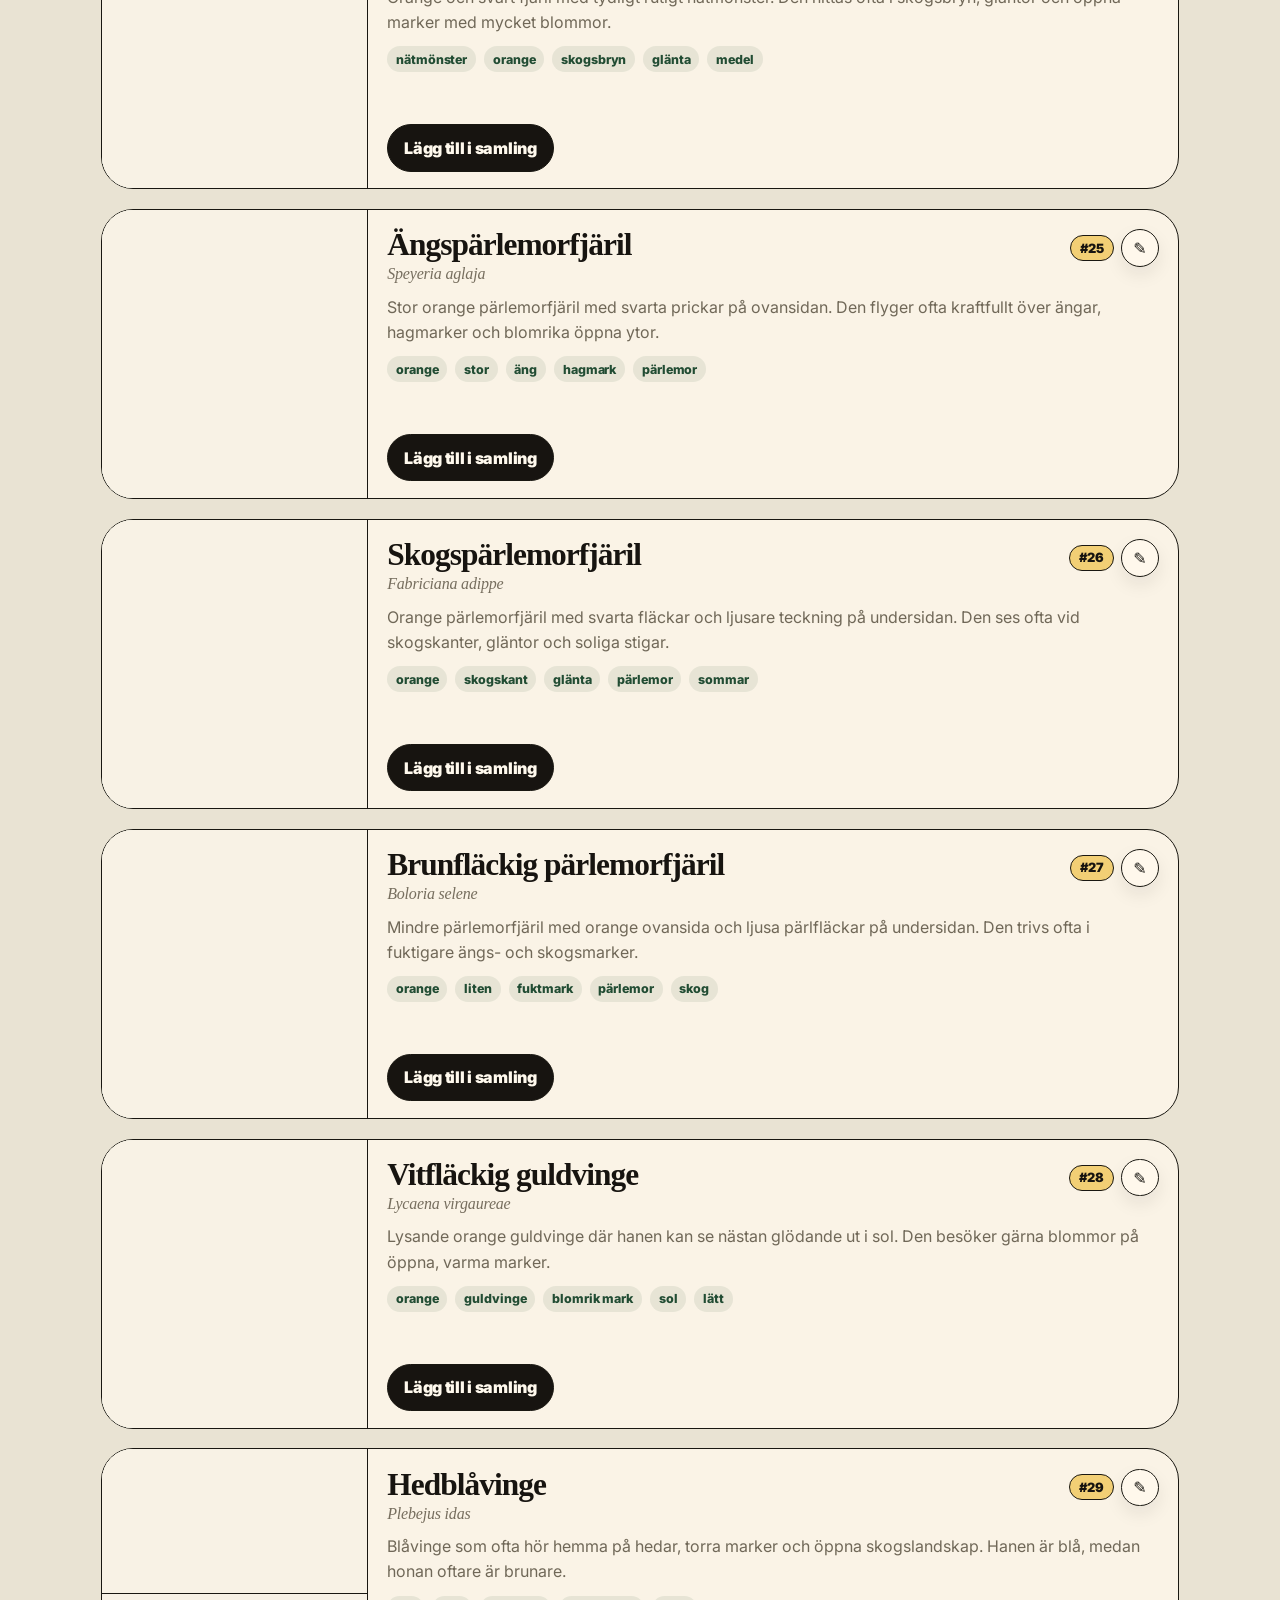
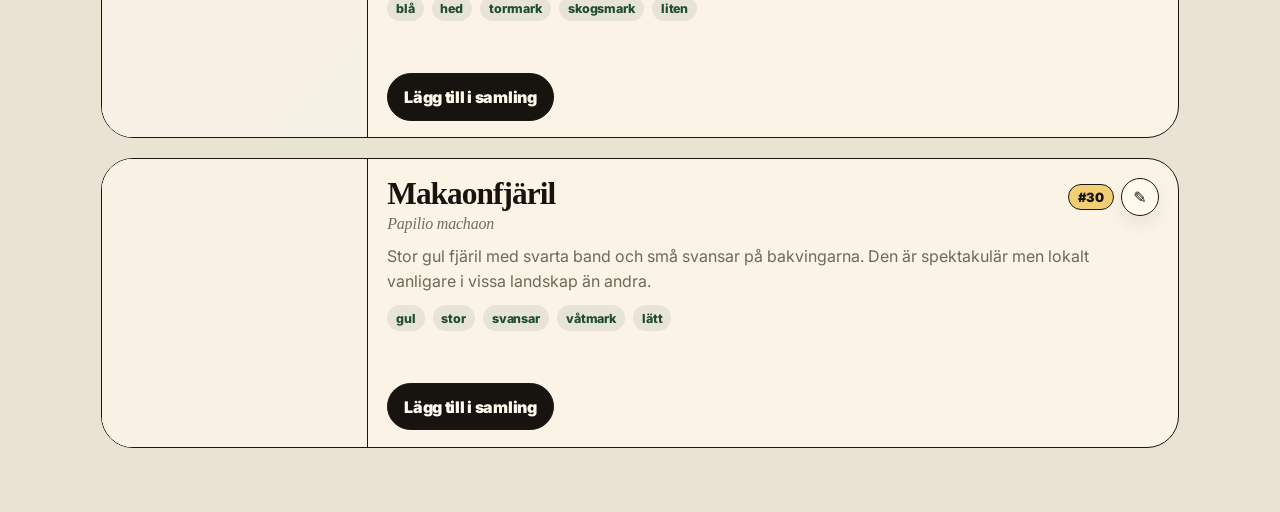
<file: reset-cache.html>
<!DOCTYPE html>
<html lang="sv">
<head>
  <meta charset="UTF-8" />
  <meta name="viewport" content="width=device-width, initial-scale=1.0" />
  <title>Rensa app-cache – Annies fjärilar</title>
  <style>
    body { font-family: system-ui, sans-serif; min-height: 100vh; display: grid; place-items: center; margin: 0; background: #e9e3d3; color: #171410; }
    main { max-width: 34rem; padding: 2rem; border: 1.5px solid #171410; border-radius: 1.25rem; background: #fff9ed; box-shadow: 0 18px 45px rgba(31,29,22,.12); }
    h1 { margin-top: 0; font-size: clamp(2rem, 8vw, 3.2rem); line-height: .95; }
    a { color: inherit; font-weight: 800; }
  </style>
</head>
<body>
  <main>
    <h1>Rensar app-cache…</h1>
    <p id="status">Tar bort gamla service workers och cache-filer.</p>
    <p><a href="./?v=1.5.62" id="go" hidden>Öppna appen igen</a></p>
  </main>
  <script>
    (async () => {
      const status = document.getElementById('status');
      try {
        if ('serviceWorker' in navigator) {
          const regs = await navigator.serviceWorker.getRegistrations();
          await Promise.all(regs.map((reg) => reg.unregister()));
        }
        if ('caches' in window) {
          const keys = await caches.keys();
          await Promise.all(keys.map((key) => caches.delete(key)));
        }
        status.textContent = 'Klart. Öppnar nya versionen…';
        setTimeout(() => { window.location.href = './?v=1.5.62'; }, 600);
      } catch (error) {
        console.error(error);
        status.textContent = 'Kunde inte rensa automatiskt. Använd länken nedan.';
        document.getElementById('go').hidden = false;
      }
    })();
  </script>
</body>
</html>
</file>
<file: styles.css>
:root {
  --bg: #e9e3d3;
  --paper: #f8f2e5;
  --paper-strong: #fff9ed;
  --ink: #171410;
  --muted: #706858;
  --soft: #948b75;
  --line: #191711;
  --line-soft: rgba(25, 23, 17, 0.16);
  --leaf: #cfe1b9;
  --leaf-deep: #214c33;
  --sky: #dcebe8;
  --nectar: #f2cf75;
  --rose: #dda38f;
  --blue: #b9d5df;
  --danger: #954235;
  --shadow: 0 24px 55px rgba(31, 29, 22, 0.14);
  --shadow-soft: 0 13px 30px rgba(31, 29, 22, 0.1);
  --radius-lg: 2rem;
  --radius-md: 1.15rem;
  --transition: 190ms ease;
  --slow-transition: 540ms ease;
  --font-ui: "Inter", system-ui, -apple-system, BlinkMacSystemFont, "Segoe UI", sans-serif;
  --font-display: "LMRoman10", "Latin Modern Roman", "Latin Modern Roman 10", Georgia, serif;
}

* { box-sizing: border-box; }
html { scroll-behavior: smooth; }
html,
body {
  margin: 0;
  min-height: 100%;
  background: var(--bg);
  color: var(--ink);
}

body {
  font-family: var(--font-ui);
  -webkit-font-smoothing: antialiased;
  text-rendering: optimizeLegibility;
}

button,
input,
select,
textarea { font: inherit; }
button { color: inherit; }
img { display: block; max-width: 100%; }
a { color: inherit; }

.sr-only {
  position: absolute;
  width: 1px;
  height: 1px;
  padding: 0;
  margin: -1px;
  overflow: hidden;
  clip: rect(0, 0, 0, 0);
  white-space: nowrap;
  border: 0;
}

.app-shell {
  min-height: 100vh;
  min-height: 100dvh;
  display: grid;
  grid-template-rows: auto 1fr;
}

.app-header {
  position: relative;
  isolation: isolate;
  min-height: clamp(19.5rem, 35vw, 30rem);
  border-bottom: 2px solid var(--line);
  overflow: hidden;
  background:
    radial-gradient(circle at 76% 22%, rgba(243, 207, 117, 0.75), transparent 13rem),
    radial-gradient(circle at 90% 82%, rgba(185, 213, 223, 0.85), transparent 16rem),
    linear-gradient(118deg, #efe6ca 0%, #f8efcf 42%, #d7e9e7 100%);
}

.header-wash {
  position: absolute;
  inset: 0;
  z-index: 0;
  pointer-events: none;
  background:
    radial-gradient(ellipse at 8% 90%, rgba(33, 76, 51, 0.16), transparent 24rem),
    radial-gradient(ellipse at 58% 22%, rgba(255, 249, 237, 0.85), transparent 14rem),
    linear-gradient(180deg, rgba(255,255,255,0.25), rgba(255,255,255,0));
}

.header-content {
  position: relative;
  z-index: 2;
  width: min(76rem, 100%);
  min-height: inherit;
  margin: 0 auto;
  padding: clamp(1rem, 3vw, 2.5rem) clamp(1rem, 4vw, 4rem);
  display: grid;
  grid-template-columns: minmax(0, 1fr) auto;
  grid-template-areas:
    "brand metrics"
    "tabs metrics";
  align-content: end;
  gap: 1rem 1.25rem;
}

.brand-lockup { grid-area: brand; max-width: 44rem; }
.eyebrow {
  margin: 0 0 0.35rem;
  color: var(--leaf-deep);
  font-size: 0.76rem;
  font-weight: 900;
  letter-spacing: 0.16em;
  text-transform: uppercase;
}
.site-title {
  margin: 0;
  max-width: 10ch;
  font-size: clamp(3.1rem, 10vw, 7.4rem);
  line-height: 0.86;
  letter-spacing: -0.105em;
  font-weight: 900;
  text-wrap: balance;
}
.site-subtitle {
  margin: 0.75rem 0 0;
  max-width: 38rem;
  font-family: var(--font-display);
  font-size: clamp(1.03rem, 1.6vw, 1.45rem);
  line-height: 1.34;
  color: var(--ink);
}

.view-tabs {
  grid-area: tabs;
  display: flex;
  flex-wrap: wrap;
  gap: 0.55rem;
  align-items: center;
}

.tab-button {
  border: 1.7px solid var(--line);
  border-radius: 999px;
  background: rgba(255, 249, 237, 0.78);
  padding: 0.78rem 1.05rem;
  min-height: 2.95rem;
  color: var(--ink);
  cursor: pointer;
  font-size: clamp(1rem, 2vw, 1.25rem);
  font-weight: 900;
  letter-spacing: -0.035em;
  box-shadow: 0 0 0 rgba(0,0,0,0);
  transition: transform var(--transition), box-shadow var(--transition), background-color var(--transition), color var(--transition);
}
.tab-button:hover,
.tab-button:focus-visible {
  transform: translateY(-1px);
  box-shadow: var(--shadow-soft);
  outline: none;
}
.tab-button.is-active {
  background: var(--ink);
  color: var(--paper-strong);
}

.header-metrics {
  grid-area: metrics;
  align-self: end;
  display: grid;
  grid-template-columns: repeat(2, minmax(6rem, 1fr));
  gap: 0.7rem;
  min-width: min(21rem, 36vw);
}
.header-metrics div {
  border: 1.7px solid var(--line);
  border-radius: 1.35rem;
  background: rgba(255, 249, 237, 0.62);
  padding: 0.9rem 1rem;
  backdrop-filter: blur(14px);
}
.header-metrics strong {
  display: block;
  font-size: clamp(1.5rem, 3vw, 2rem);
  line-height: 1;
  letter-spacing: -0.065em;
}
.header-metrics span {
  display: block;
  margin-top: 0.2rem;
  color: var(--muted);
  font-size: 0.9rem;
  font-weight: 700;
}

.flight-stage {
  position: absolute;
  inset: 0;
  z-index: 4;
  pointer-events: none;
  overflow: hidden;
}
.flying-butterfly {
  position: absolute;
  width: clamp(4.5rem, 8.5vw, 8.2rem);
  overflow: visible;
  filter: drop-shadow(0 14px 12px rgba(22, 20, 16, 0.15));
}
.butterfly-tilt { transform-origin: 80px 64px; animation: float-tilt 2.6s ease-in-out infinite; }
.left-wing { transform-origin: 78px 61px; animation: wing-left 650ms cubic-bezier(.55,.05,.35,1) infinite alternate; }
.right-wing { transform-origin: 82px 61px; animation: wing-right 650ms cubic-bezier(.55,.05,.35,1) infinite alternate; }
.wing-main,
.wing-lower { stroke: rgba(25,23,17,0.58); stroke-width: 2.4; stroke-linejoin: round; }
.wing-mark { fill: rgba(25,23,17,0.16); }
.wing-dot { fill: rgba(25,23,17,0.42); }
.butterfly-body,
.butterfly-head { fill: #2b2924; }
.antenna { fill: none; stroke: #2b2924; stroke-width: 2.4; stroke-linecap: round; }
.wing-orange { fill: #e8943c; }
.wing-honey { fill: #f2c661; }
.wing-gold { fill: #eeb950; }
.wing-cream { fill: #f5e2ac; }
.wing-blue { fill: #91bad0; }
.wing-sky { fill: #bddbe5; }
.wing-milk { fill: #f1eee2; }
.wing-blue-soft { fill: #c7e4eb; }
.wing-rose { fill: #d68776; }
.wing-pink { fill: #e7ad9a; }
.wing-apricot { fill: #efba86; }

.flying-butterfly--one { left: 50%; top: 9%; animation: flight-one 12s ease-in-out infinite; }
.flying-butterfly--two { right: 6%; top: 54%; width: clamp(3.7rem, 6.4vw, 6.1rem); animation: flight-two 13.4s ease-in-out infinite; animation-delay: -1.7s; }
.flying-butterfly--two .left-wing,
.flying-butterfly--two .right-wing { animation-duration: 730ms; }
.flying-butterfly--three { left: 72%; top: 31%; width: clamp(3rem, 5.4vw, 5rem); animation: flight-three 15.5s ease-in-out infinite; animation-delay: -4.4s; }
.flying-butterfly--three .left-wing,
.flying-butterfly--three .right-wing { animation-duration: 590ms; }

@keyframes wing-left {
  0% { transform: scaleX(0.34) rotate(-6deg) skewY(2deg); }
  100% { transform: scaleX(1.04) rotate(5deg) skewY(0); }
}
@keyframes wing-right {
  0% { transform: scaleX(0.34) rotate(6deg) skewY(-2deg); }
  100% { transform: scaleX(1.04) rotate(-5deg) skewY(0); }
}
@keyframes float-tilt {
  0%, 100% { transform: rotate(-4deg) translateY(0); }
  50% { transform: rotate(5deg) translateY(-0.3rem); }
}
@keyframes flight-one {
  0%, 100% { transform: translate3d(-1rem, 0, 0) rotate(-7deg) scale(1); }
  27% { transform: translate3d(9rem, 2.4rem, 0) rotate(10deg) scale(1.05); }
  58% { transform: translate3d(0.5rem, 7.4rem, 0) rotate(-16deg) scale(0.92); }
  78% { transform: translate3d(-5rem, 4.8rem, 0) rotate(9deg) scale(1.02); }
}
@keyframes flight-two {
  0%, 100% { transform: translate3d(0, 0, 0) rotate(11deg); }
  34% { transform: translate3d(-10rem, -2.2rem, 0) rotate(-13deg); }
  70% { transform: translate3d(-4rem, -8.2rem, 0) rotate(16deg); }
}
@keyframes flight-three {
  0%, 100% { transform: translate3d(0, 0, 0) rotate(-14deg); opacity: 0.92; }
  32% { transform: translate3d(-15rem, 1.8rem, 0) rotate(7deg); opacity: 1; }
  69% { transform: translate3d(-6rem, 8.4rem, 0) rotate(-10deg); opacity: 0.96; }
}

.annie-button {
  position: absolute;
  right: clamp(0.45rem, 3.4vw, 2.4rem);
  bottom: clamp(0.08rem, 1.2vw, 0.72rem);
  z-index: 12;
  width: clamp(5.45rem, 15vw, 9.6rem);
  border: 0;
  border-radius: 0;
  background: transparent;
  padding: 0;
  cursor: pointer;
  transform-origin: 50% 100%;
  filter: drop-shadow(0 10px 14px rgba(22,20,16,0.15));
  overflow: visible;
}
.annie-button:focus-visible { outline: 3px solid rgba(33,76,51,0.35); outline-offset: 0.25rem; border-radius: 0.75rem; }
.annie-svg { width: 100%; height: 100%; overflow: visible; }
.annie-frame { position: relative; display: block; width: 100%; overflow: visible; background: transparent; border: 0; box-shadow: none; }
.annie-img { width: 100%; height: auto; display: block; transition: transform 170ms ease; object-fit: contain; background: transparent; border: 0; box-shadow: none; }
.annie-img-blink { position: absolute; inset: 0; opacity: 0; animation: annie-image-blink 9.8s ease-in-out infinite; pointer-events: none; }
.annie-shadow { fill: rgba(25,23,17,0.16); }
.annie-character { transform-origin: 80px 188px; }
.annie-face,
.annie-hand,
.annie-neck { fill: #f0c7a8; stroke: #1b1710; stroke-width: 3; }
.annie-hair-back,
.annie-hair-front { fill: #f3d36f; stroke: #1b1710; stroke-width: 3; stroke-linejoin: round; }
.annie-hair-strand { fill: none; stroke: #1b1710; stroke-width: 3; stroke-linecap: round; opacity: 0.7; }
.annie-dress { fill: #e98fa1; stroke: #1b1710; stroke-width: 3; stroke-linejoin: round; }
.annie-arm,
.annie-leg { fill: none; stroke: #1b1710; stroke-width: 7; stroke-linecap: round; }
.annie-shoe { fill: none; stroke: #1b1710; stroke-width: 7; stroke-linecap: round; }
.annie-eye { fill: #60a9cf; stroke: #1b1710; stroke-width: 1.7; transform-origin: center; animation: annie-blink 4.4s ease-in-out infinite; }
.annie-lid { fill: none; stroke: #1b1710; stroke-width: 2.2; stroke-linecap: round; opacity: 0.9; }
.annie-cheek { fill: #ec9b94; opacity: 0.55; }
.annie-smile { fill: none; stroke: #1b1710; stroke-width: 5.5; stroke-linecap: round; }

@keyframes annie-blink {
  0%, 4%, 8%, 55%, 59%, 100% { transform: scaleY(1); }
  5%, 57% { transform: scaleY(0.08); }
}
.annie-button.is-hop { animation: annie-hop 1s cubic-bezier(.18,.9,.27,1) both; }
.annie-button.is-dance .annie-character { animation: annie-dance 1.1s ease-in-out both; }
.annie-button.is-wave .annie-arm-right { animation: annie-wave 1s ease-in-out both; transform-origin: 105px 108px; }
@keyframes annie-image-blink {
  /* Single blink, then a double blink later in the same loop. */
  0%, 17%, 100% { opacity: 0; }
  18.2%, 20.4% { opacity: 1; }
  21.4%, 69.8% { opacity: 0; }
  71.0%, 72.7% { opacity: 1; }
  73.7%, 75.1% { opacity: 0; }
  76.1%, 77.8% { opacity: 1; }
  79%, 100% { opacity: 0; }
}

@keyframes annie-hop {
  0%, 100% { transform: translateY(0) scale(1); }
  45% { transform: translateY(-2.1rem) scale(1.05,0.96); }
  68% { transform: translateY(0.25rem) scale(0.98,1.04); }
}
@keyframes annie-dance {
  0%, 100% { transform: rotate(0deg) translateY(0); }
  18% { transform: rotate(-9deg) translateY(-0.35rem); }
  36% { transform: rotate(9deg) translateY(0.1rem); }
  54% { transform: rotate(-7deg) translateY(-0.2rem); }
  72% { transform: rotate(7deg); }
}
@keyframes annie-wave {
  0%, 100% { transform: rotate(0deg); }
  20% { transform: rotate(-24deg); }
  40% { transform: rotate(20deg); }
  60% { transform: rotate(-22deg); }
  80% { transform: rotate(13deg); }
}

.main-panel {
  width: 100%;
  min-height: 60vh;
  outline: none;
}
.panel-view {
  width: min(74rem, 100%);
  margin: 0 auto;
  padding: clamp(1.15rem, 3vw, 2.6rem) clamp(0.9rem, 4vw, 4rem) 4rem;
}
.panel-view[hidden] { display: none; }
.view-heading { margin-bottom: 1rem; }
.view-heading--compact { display: block; }
.section-title {
  margin: 0;
  font-size: clamp(2.35rem, 6vw, 5.2rem);
  line-height: 0.92;
  letter-spacing: -0.085em;
}
.section-intro {
  margin: 0.55rem 0 0;
  max-width: 36rem;
  color: var(--muted);
  font-size: clamp(0.98rem, 1.5vw, 1.16rem);
  line-height: 1.45;
  font-weight: 700;
}

.toolbar {
  position: sticky;
  top: 0;
  z-index: 6;
  margin: 0 -0.15rem 0.85rem;
  padding: 0.55rem 0.15rem 0.75rem;
  background: linear-gradient(180deg, var(--bg) 72%, rgba(233,227,211,0));
  backdrop-filter: blur(10px);
}
.search-box,
.collection-form label,
.custom-species-form label,
.butterfly-editor-form label { display: grid; gap: 0.42rem; }
.collection-form label span,
.custom-species-form label span,
.butterfly-editor-form label span {
  color: var(--muted);
  font-size: 0.78rem;
  font-weight: 900;
  letter-spacing: 0.08em;
  text-transform: uppercase;
}
.collection-form label small,
.location-picker-label small {
  color: var(--soft);
  font-size: 0.7rem;
  font-weight: 800;
  letter-spacing: 0.06em;
  text-transform: uppercase;
}

input,
select,
textarea {
  width: 100%;
  border: 1.6px solid var(--line);
  border-radius: 1rem;
  background: var(--paper-strong);
  color: var(--ink);
  padding: 0.9rem 1rem;
  outline: none;
  box-shadow: 0 0 0 rgba(0,0,0,0);
  transition: box-shadow var(--transition), border-color var(--transition), background-color var(--transition);
}
textarea { resize: vertical; min-height: 6rem; }
input:focus,
select:focus,
textarea:focus {
  border-color: var(--leaf-deep);
  box-shadow: 0 0 0 4px rgba(33, 76, 51, 0.12);
}

.ghost-button,
.primary-button,
.file-button span,
.card-button {
  display: inline-flex;
  align-items: center;
  justify-content: center;
  gap: 0.45rem;
  min-height: 2.95rem;
  border: 1.7px solid var(--line);
  border-radius: 999px;
  padding: 0.72rem 1rem;
  background: var(--paper-strong);
  color: var(--ink);
  font-weight: 900;
  text-decoration: none;
  cursor: pointer;
  transition: transform var(--transition), box-shadow var(--transition), background-color var(--transition), opacity var(--transition);
}
.ghost-button:hover,
.primary-button:hover,
.file-button:hover span,
.card-button:hover,
.ghost-button:focus-visible,
.primary-button:focus-visible,
.file-button:focus-visible span,
.card-button:focus-visible {
  transform: translateY(-1px);
  box-shadow: var(--shadow-soft);
  outline: none;
}
.primary-button { background: var(--leaf-deep); color: #fff8ea; min-width: 10rem; }
.primary-button:disabled { cursor: not-allowed; opacity: 0.5; transform: none; box-shadow: none; }
.ghost-button--danger { color: var(--danger); }

.custom-species-panel {
  margin: 0 0 0.95rem;
  border: 1.7px solid var(--line);
  border-radius: 1.35rem;
  background: rgba(255, 249, 237, 0.58);
  overflow: hidden;
}
.custom-species-panel summary {
  list-style: none;
  display: flex;
  align-items: center;
  gap: 0.65rem;
  cursor: pointer;
  padding: 0.8rem 0.95rem;
  font-weight: 900;
}
.custom-species-panel summary::-webkit-details-marker { display: none; }
.summary-plus {
  display: grid;
  place-items: center;
  width: 2.15rem;
  height: 2.15rem;
  border: 1.6px solid var(--line);
  border-radius: 999px;
  background: var(--nectar);
  font-size: 1.35rem;
  line-height: 1;
}
.custom-species-form {
  display: grid;
  gap: 0.85rem;
  border-top: 1.5px solid var(--line-soft);
  padding: 0.9rem;
}
.form-grid { display: grid; gap: 0.8rem; }
.two-columns { grid-template-columns: repeat(2, minmax(0, 1fr)); }
.file-button input { position: absolute; inline-size: 1px; block-size: 1px; opacity: 0; pointer-events: none; }
.file-button span { width: 100%; background: var(--nectar); }
.file-button--light span { background: rgba(255, 249, 237, 0.92); }
.form-hint { margin: 0; color: var(--muted); font-size: 0.9rem; line-height: 1.45; }
.result-line { min-height: 1.4rem; margin: 0 0 0.85rem; color: var(--muted); font-weight: 800; }

.butterfly-list { display: grid; gap: 1rem; }
.butterfly-card {
  position: relative;
  display: grid;
  grid-template-columns: minmax(12rem, 17rem) minmax(0, 1fr);
  gap: 1rem;
  border: 1.8px solid var(--line);
  border-radius: var(--radius-lg);
  overflow: hidden;
  background: rgba(255, 249, 237, 0.72);
  box-shadow: 0 0 0 rgba(0,0,0,0);
  transition: transform var(--transition), box-shadow var(--transition), background-color var(--transition);
}
.butterfly-card:hover { transform: translateY(-2px); box-shadow: var(--shadow); background: var(--paper-strong); }
.card-media {
  min-height: 15rem;
  display: grid;
  grid-template-rows: 1fr 5rem;
  background: #d9dfcf;
  border-right: 1.8px solid var(--line);
}
.card-media.is-single { grid-template-rows: 1fr; }
.card-media-main,
.card-media-secondary { position: relative; overflow: hidden; }
.card-media-main img,
.card-media-secondary img,
.collection-photo img,
.upload-preview img {
  width: 100%;
  height: 100%;
  object-fit: cover;
}
.card-media-main img { min-height: 10rem; }
.card-media-secondary { border-top: 1.6px solid var(--line); }
.card-media-secondary img { opacity: 0.94; }
.card-content {
  padding: 1.2rem 1.2rem 1.05rem 0;
  display: grid;
  align-content: start;
  gap: 0.7rem;
}
.card-top { display: flex; gap: 1rem; justify-content: space-between; align-items: start; }
.card-index {
  flex: 0 0 auto;
  border: 1.5px solid var(--line);
  border-radius: 999px;
  padding: 0.28rem 0.55rem;
  background: var(--nectar);
  font-weight: 900;
  font-size: 0.8rem;
}
.card-index.is-custom { background: var(--blue); }
.butterfly-name {
  margin: 0;
  font-size: clamp(1.45rem, 3vw, 2rem);
  line-height: 1;
}
.scientific-name {
  margin: 0.2rem 0 0;
  color: var(--muted);
  font-family: var(--font-display);
  font-size: 0.98rem;
}
.description { margin: 0; color: var(--muted); line-height: 1.54; font-size: 1rem; }
.card-tags { display: flex; flex-wrap: wrap; gap: 0.38rem; }
.card-tags span {
  border-radius: 999px;
  padding: 0.34rem 0.55rem;
  background: rgba(33, 76, 51, 0.09);
  color: var(--leaf-deep);
  font-size: 0.78rem;
  font-weight: 900;
}
.card-actions { display: flex; flex-wrap: wrap; gap: 0.55rem; align-items: center; margin-top: 0.1rem; }
.card-button { background: var(--ink); color: var(--paper-strong); }
.source-note { color: var(--muted); font-weight: 800; font-size: 0.86rem; }


.butterfly-edit-button {
  position: absolute;
  right: 0.74rem;
  bottom: 0.74rem;
  z-index: 2;
  display: grid;
  place-items: center;
  width: 2.35rem;
  height: 2.35rem;
  border: 1.45px solid var(--line);
  border-radius: 999px;
  background: rgba(255, 249, 237, 0.9);
  color: var(--ink);
  box-shadow: 0 8px 18px rgba(31, 29, 22, 0.08);
  cursor: pointer;
  font-size: 1rem;
  font-weight: 900;
  line-height: 1;
  backdrop-filter: blur(8px);
  transition: transform var(--transition), box-shadow var(--transition), background-color var(--transition);
}
.butterfly-edit-button:hover,
.butterfly-edit-button:focus-visible {
  transform: translateY(-1px);
  background: var(--paper-strong);
  box-shadow: var(--shadow-soft);
  outline: none;
}

.collection-tools {
  display: flex;
  justify-content: flex-start;
  align-items: center;
  margin: 1.1rem 0 1rem;
}
.collection-toggle-button {
  display: inline-flex;
  align-items: center;
  gap: 0.66rem;
  min-height: 3.15rem;
  border: 1.7px solid var(--line);
  border-radius: 999px;
  background: var(--leaf);
  padding: 0.48rem 1.05rem 0.48rem 0.48rem;
  box-shadow: 0 8px 18px rgba(31, 29, 22, 0.07);
  color: var(--ink);
  cursor: pointer;
  font-weight: 900;
  letter-spacing: -0.02em;
  transition: transform var(--transition), box-shadow var(--transition), background-color var(--transition);
}
.collection-toggle-button:hover,
.collection-toggle-button:focus-visible {
  transform: translateY(-1px);
  background: #dbeacb;
  box-shadow: var(--shadow-soft);
}
.collection-toggle-icon {
  display: grid;
  place-items: center;
  width: 2.2rem;
  height: 2.2rem;
  border: 1.5px solid var(--line);
  border-radius: 999px;
  background: var(--paper-strong);
  color: var(--ink);
  font-size: 1.5rem;
  line-height: 1;
}
.collector { margin: 0 0 1.25rem; }
.collector[hidden] { display: none !important; }
.collector-head {
  display: flex;
  justify-content: space-between;
  align-items: flex-start;
  gap: 1rem;
  padding: 0 0.22rem;
  margin: 0 0 0.72rem;
}
.collector-head h3 {
  margin: 0;
  font-size: clamp(1.35rem, 4vw, 1.85rem);
  line-height: 0.98;
  letter-spacing: -0.045em;
}
.collector-head p {
  margin: 0.28rem 0 0;
  color: var(--muted);
  font-weight: 700;
  line-height: 1.35;
}
.collector-close {
  flex: 0 0 auto;
  display: grid;
  place-items: center;
  width: 2.25rem;
  height: 2.25rem;
  border: 1.5px solid var(--line);
  border-radius: 999px;
  background: rgba(255, 249, 237, 0.8);
  cursor: pointer;
  font-size: 1.45rem;
  line-height: 1;
  font-weight: 700;
}
.collector-close:hover,
.collector-close:focus-visible {
  background: var(--paper-strong);
  box-shadow: 0 0 0 4px rgba(33, 76, 51, 0.1);
}

.upload-card {
  display: grid;
  grid-template-columns: minmax(16rem, 0.88fr) minmax(18rem, 1.12fr);
  gap: clamp(0.95rem, 2.5vw, 1.25rem);
  border: 1.8px solid var(--line);
  border-radius: var(--radius-lg);
  background: rgba(255, 249, 237, 0.76);
  padding: clamp(0.95rem, 2.5vw, 1.2rem);
  box-shadow: var(--shadow-soft);
}
.upload-preview {
  min-height: 22rem;
  border: 1.6px dashed var(--line);
  border-radius: calc(var(--radius-lg) - 0.55rem);
  overflow: hidden;
  background:
    radial-gradient(circle at 30% 15%, rgba(242, 207, 117, 0.42), transparent 11rem),
    linear-gradient(135deg, #e8eddd, #dcebe9);
  display: grid;
  place-items: center;
  position: relative;
}
.upload-preview--picker { cursor: pointer; }
.upload-preview--picker:hover,
.upload-preview--picker:focus-within {
  border-color: var(--leaf-deep);
  box-shadow: 0 0 0 4px rgba(33, 76, 51, 0.1);
}
.upload-input { position: absolute; inline-size: 1px; block-size: 1px; opacity: 0; pointer-events: none; }
.preview-placeholder { display: grid; place-items: center; gap: 0.7rem; color: var(--muted); font-weight: 900; pointer-events: none; }
.plus-mark {
  display: grid;
  place-items: center;
  width: 4.3rem;
  height: 4.3rem;
  border: 1.8px solid var(--line);
  border-radius: 999px;
  background: var(--paper-strong);
  color: var(--leaf-deep);
  font-size: 2.35rem;
  line-height: 1;
}
.collection-form { display: grid; gap: 0.85rem; align-content: start; }
.form-row { display: grid; grid-template-columns: minmax(0, 1fr) auto; gap: 0.75rem; align-items: end; }
.collection-actions { display: flex; flex-wrap: wrap; gap: 0.65rem; justify-content: flex-end; margin: 1rem 0; }
.collection-grid { display: grid; grid-template-columns: repeat(3, minmax(0, 1fr)); gap: 1rem; margin-top: 1rem; }
.collection-card,
.empty-state,
.add-next-card {
  border: 1.7px solid var(--line);
  border-radius: var(--radius-lg);
  background: rgba(255, 249, 237, 0.78);
  overflow: hidden;
  box-shadow: 0 0 0 rgba(0,0,0,0);
  transition: transform var(--transition), box-shadow var(--transition), background-color var(--transition);
}
.collection-card:hover,
.add-next-card:hover { transform: translateY(-2px); box-shadow: var(--shadow-soft); background: var(--paper-strong); }
.collection-photo { aspect-ratio: 4 / 3; overflow: hidden; background: #dce4d3; border-bottom: 1.7px solid var(--line); }
.collection-body { padding: 1rem; display: grid; gap: 0.45rem; }
.collection-body h3 { margin: 0; font-size: 1.2rem; line-height: 1; letter-spacing: -0.04em; }
.collection-meta { margin: 0; color: var(--muted); font-size: 0.88rem; font-weight: 800; }
.collection-note { margin: 0.1rem 0 0; color: var(--muted); line-height: 1.42; }
.delete-button {
  width: fit-content;
  border: 0;
  border-radius: 999px;
  padding: 0.45rem 0.7rem;
  background: rgba(149, 66, 53, 0.1);
  color: var(--danger);
  font-size: 0.82rem;
  font-weight: 900;
  cursor: pointer;
}
.empty-state { grid-column: 1 / -1; display: grid; place-items: center; text-align: center; padding: 2.4rem 1.4rem; min-height: 13rem; }
.empty-state h3 { margin: 0 0 0.35rem; font-size: 1.45rem; letter-spacing: -0.04em; }
.empty-state p { margin: 0; max-width: 30rem; color: var(--muted); line-height: 1.52; }
.empty-orb {
  width: 4.3rem;
  height: 4.3rem;
  display: grid;
  place-items: center;
  border: 1.8px solid var(--line);
  border-radius: 999px;
  background: var(--leaf);
  font-size: 2rem;
  font-weight: 900;
}
.add-next-card { min-height: 15rem; display: grid; place-items: center; padding: 1rem; text-align: center; cursor: pointer; }
.add-next-card span {
  display: grid;
  place-items: center;
  width: 4rem;
  height: 4rem;
  margin: 0 auto 0.75rem;
  border: 1.8px solid var(--line);
  border-radius: 999px;
  background: var(--nectar);
  font-size: 2rem;
  font-weight: 900;
}
.add-next-card strong { display: block; font-size: 1.1rem; letter-spacing: -0.035em; }

.toast {
  position: fixed;
  right: 1rem;
  bottom: 1rem;
  z-index: 50;
  max-width: min(26rem, calc(100vw - 2rem));
  border: 1.6px solid var(--line);
  border-radius: 999px;
  background: var(--ink);
  color: var(--paper-strong);
  padding: 0.85rem 1rem;
  box-shadow: var(--shadow);
  font-weight: 900;
  animation: toast-in 220ms ease both;
}
@keyframes toast-in { from { transform: translateY(0.75rem); opacity: 0; } to { transform: translateY(0); opacity: 1; } }

@media (max-width: 1080px) {
  .collection-grid { grid-template-columns: repeat(2, minmax(0, 1fr)); }
}
@media (max-width: 820px) {
  .app-header { min-height: 19.25rem; }
  .header-content {
    grid-template-columns: 1fr;
    grid-template-areas:
      "brand"
      "tabs"
      "metrics";
    align-content: start;
    padding: 1rem 0.9rem 1.05rem;
  }
  .site-title { font-size: clamp(3.15rem, 16vw, 4.9rem); max-width: 8.5ch; }
  .site-subtitle { max-width: 21rem; font-size: 1.02rem; }
  .brand-lockup { padding-right: 4.8rem; }
  .view-tabs { position: relative; z-index: 6; padding-right: 5.8rem; }
  .header-metrics { min-width: 0; width: min(18rem, 72vw); grid-template-columns: repeat(2, minmax(0, 1fr)); }
  .header-metrics div { padding: 0.78rem 0.9rem; }
  .annie-button { right: 0.2rem; bottom: 0.02rem; width: clamp(5.6rem, 25vw, 7.3rem); }
  .flying-butterfly--one { left: 48%; top: 13%; }
  .flying-butterfly--two { right: -3%; top: 46%; }
  .flying-butterfly--three { left: 66%; top: 11%; }
  .flight-stage { opacity: 0.96; }
  .panel-view { padding-inline: 0.85rem; }
  .butterfly-card { grid-template-columns: 1fr; border-radius: 1.5rem; }
  .card-media { min-height: 18rem; border-right: 0; border-bottom: 1.8px solid var(--line); grid-template-rows: 1fr 5.5rem; }
  .card-content { padding: 1rem; }
  .collection-tools { margin-top: 1rem; }
  .collection-toggle-button { width: 100%; justify-content: center; }
  .collector-head { padding: 0 0.1rem; }
  .upload-card { grid-template-columns: 1fr; border-radius: 1.5rem; }
  .upload-preview { min-height: 17rem; }
  .form-row,
  .two-columns { grid-template-columns: 1fr; }
  .primary-button { width: 100%; }
  .collection-grid { grid-template-columns: 1fr; }
  .collection-actions { justify-content: stretch; }
  .collection-actions .ghost-button { flex: 1 1 12rem; }
}
@media (max-width: 520px) {
  .app-header { min-height: 20.5rem; }
  .eyebrow { font-size: 0.68rem; }
  .site-title { font-size: clamp(3.05rem, 18vw, 4.2rem); }
  .section-title { font-size: clamp(2.35rem, 15vw, 3.7rem); }
  .card-actions { display: grid; grid-template-columns: 1fr; }
  .card-button { width: 100%; }
  .toast { left: 0.85rem; right: 0.85rem; border-radius: 1rem; }
}
@media (prefers-reduced-motion: reduce) {
  *, *::before, *::after {
    animation-duration: 0.01ms !important;
    animation-iteration-count: 1 !important;
    scroll-behavior: auto !important;
    transition-duration: 0.01ms !important;
  }
}

/* Iteration polish: simpler brand line, softer Annie, butterflies definitively above the title. */
.app-header {
  min-height: clamp(17.8rem, 31vw, 27rem);
}
.header-content { z-index: 3; }
.brand-lockup { padding-top: 0.2rem; }
.flight-stage { z-index: 8; }
.flying-butterfly { filter: drop-shadow(0 10px 12px rgba(22, 20, 16, 0.13)); }

.annie-button {
  z-index: 9;
  width: clamp(4.35rem, 11.4vw, 6.85rem);
  right: clamp(0.75rem, 3.7vw, 3rem);
  bottom: clamp(0.35rem, 1.5vw, 1rem);
  filter: drop-shadow(0 9px 12px rgba(22,20,16,0.14));
}
.annie-button:hover .annie-character,
.annie-button:focus-visible .annie-character,
.annie-button:hover .annie-img,
.annie-button:focus-visible .annie-img {
  transform: translateY(-2px) rotate(-1.5deg);
}
.annie-character { transform-origin: 76px 188px; transition: transform 170ms ease; }
.annie-shadow { fill: rgba(25,23,17,0.12); }
.annie-face,
.annie-hand,
.annie-neck {
  fill: #f5cfb3;
  stroke: #7f553f;
  stroke-width: 2.15;
  stroke-linejoin: round;
}
.annie-hair-back,
.annie-hair-front,
.annie-hair-side,
.annie-bang {
  fill: #f3d371;
  stroke: #86633f;
  stroke-width: 2.15;
  stroke-linejoin: round;
  stroke-linecap: round;
}
.annie-hair-side { fill: #eec65e; }
.annie-hair-strand {
  fill: none;
  stroke: rgba(104, 75, 43, 0.58);
  stroke-width: 1.7;
  stroke-linecap: round;
}
.annie-headband {
  fill: none;
  stroke: #e9a2ba;
  stroke-width: 6.2;
  stroke-linecap: round;
  filter: drop-shadow(0 1px 0 rgba(255,255,255,0.52));
}
.annie-headband-dot { fill: #fff4c7; stroke: #b46e83; stroke-width: 0.8; }
.annie-dress {
  fill: #efb6c4;
  stroke: #7f553f;
  stroke-width: 2.15;
  stroke-linejoin: round;
}
.annie-dress-line {
  fill: none;
  stroke: rgba(255, 249, 237, 0.72);
  stroke-width: 1.9;
  stroke-linecap: round;
}
.annie-arm,
.annie-leg,
.annie-shoe {
  fill: none;
  stroke: #7f553f;
  stroke-width: 5.2;
  stroke-linecap: round;
}
.annie-arm { stroke-width: 4.8; }
.annie-shoe { stroke: #503a2e; }
.annie-brow,
.annie-nose {
  fill: none;
  stroke: #8a6248;
  stroke-width: 1.8;
  stroke-linecap: round;
}
.annie-eye-group {
  transform-box: fill-box;
  transform-origin: center;
  animation: annie-soft-blink 4.9s ease-in-out infinite;
}
.annie-eye-right { animation-delay: 0.03s; }
.annie-eye-white { fill: #fffaf4; stroke: #7f553f; stroke-width: 1.15; }
.annie-iris { fill: #6faed0; }
.annie-pupil { fill: #263447; }
.annie-glint { fill: #fffaf4; }
.annie-lid-fill {
  fill: #f5cfb3;
  stroke: none;
  opacity: 0.96;
}
.annie-lid-line {
  fill: none;
  stroke: #8a6248;
  stroke-width: 1.35;
  stroke-linecap: round;
  opacity: 0.9;
}
.annie-cheek { fill: #ef9b9c; opacity: 0.5; }
.annie-mouth {
  fill: #fffaf4;
  stroke: #7f553f;
  stroke-width: 1.8;
  stroke-linejoin: round;
  stroke-linecap: round;
}
.annie-teeth {
  fill: none;
  stroke: #7f553f;
  stroke-width: 0.82;
  stroke-linecap: round;
  opacity: 0.72;
}
@keyframes annie-soft-blink {
  0%, 3%, 7%, 48%, 52%, 100% { transform: scaleY(1); }
  4.5%, 50% { transform: scaleY(0.08); }
}

@media (max-width: 820px) {
  .app-header { min-height: 18rem; }
  .annie-button {
    width: clamp(4.7rem, 19vw, 6rem);
    right: 0.18rem;
    bottom: 0.02rem;
  }
  .flight-stage { z-index: 8; }
}
@media (max-width: 520px) {
  .app-header { min-height: 18.7rem; }
  .annie-button { width: clamp(4.7rem, 20vw, 5.85rem); }
  .view-tabs { padding-right: 6.2rem; }
  .brand-lockup { padding-right: 5.6rem; }
}

@media (prefers-reduced-motion: reduce) {
  *, *::before, *::after {
    animation-duration: 0.01ms !important;
    animation-iteration-count: 1 !important;
    scroll-behavior: auto !important;
    transition-duration: 0.01ms !important;
  }
}

/* Typography system: Inter + Latin Modern Roman — restrained editorial headings with clean UI rhythm. */
[hidden] { display: none !important; }
.upload-preview img[hidden] { display: none !important; }

.app-header {
  min-height: clamp(17.9rem, 30vw, 26rem);
}

.header-content {
  width: min(76rem, 100%);
  padding: clamp(1.05rem, 2.8vw, 2.35rem) clamp(1rem, 4vw, 4rem);
  gap: 0.9rem 1.25rem;
}

.brand-lockup {
  max-width: min(100%, 52rem);
  padding-top: 0;
}

.site-title {
  max-width: 100%;
  font-family: var(--font-display);
  font-size: clamp(3.25rem, 9.2vw, 6.55rem);
  line-height: 0.88;
  letter-spacing: -0.035em;
  font-weight: 700;
  text-wrap: balance;
}

.site-subtitle {
  margin-top: 0.32rem;
  max-width: 34rem;
  font-family: var(--font-ui);
  font-size: clamp(1rem, 1.35vw, 1.18rem);
  line-height: 1.32;
  letter-spacing: -0.018em;
  font-weight: 600;
  color: rgba(23, 20, 16, 0.9);
}

.view-tabs {
  gap: 0.58rem;
  margin-top: 0.14rem;
}

.tab-button,
.ghost-button,
.primary-button,
.file-button span,
.card-button,
.collection-toggle-button,
.mini-button {
  font-family: var(--font-ui);
  letter-spacing: -0.018em;
}

.tab-button {
  min-height: 2.72rem;
  padding: 0.64rem 1rem;
  font-size: clamp(0.98rem, 1.7vw, 1.14rem);
  font-weight: 800;
}

.panel-view {
  width: min(74rem, 100%);
  padding: clamp(1.18rem, 2.8vw, 2.45rem) clamp(0.95rem, 4vw, 4rem) 4rem;
}

.view-heading {
  margin-bottom: clamp(0.78rem, 2vw, 1.1rem);
}

.section-title,
.butterfly-name,
.collector-head h3,
.collection-body h3,
.empty-state h3,
.add-next-card strong,
.editor-head h3 {
  font-family: var(--font-display);
  font-weight: 700;
  letter-spacing: -0.033em;
}

.section-title {
  font-size: clamp(2.35rem, 5.35vw, 4.65rem);
  line-height: 0.9;
}

.section-intro {
  margin-top: 0.46rem;
  max-width: 36rem;
  font-family: var(--font-ui);
  font-weight: 600;
  line-height: 1.43;
  letter-spacing: -0.012em;
}

.toolbar {
  margin-bottom: 0.95rem;
  padding-bottom: 0.8rem;
}

.custom-species-panel,
.cloud-panel,
.butterfly-card,
.upload-card,
.collection-card,
.empty-state,
.add-next-card,
.butterfly-editor-card {
  border-width: 1.65px;
}

.custom-species-panel {
  margin-bottom: 1rem;
  border-radius: 1.28rem;
}

.result-line {
  margin-bottom: 0.9rem;
  font-weight: 700;
}

.butterfly-list {
  gap: clamp(0.9rem, 2vw, 1.12rem);
}

.butterfly-card {
  grid-template-columns: minmax(12rem, 16.6rem) minmax(0, 1fr);
  gap: clamp(0.95rem, 2vw, 1.15rem);
  background: rgba(255, 249, 237, 0.76);
}

.card-content {
  padding: clamp(1.05rem, 2.2vw, 1.28rem) clamp(1.05rem, 2.2vw, 1.28rem) clamp(1rem, 2vw, 1.12rem) 0;
  gap: 0.62rem;
}

.butterfly-name {
  font-size: clamp(1.55rem, 2.65vw, 2.18rem);
  line-height: 0.98;
}

.scientific-name {
  margin-top: 0.22rem;
  font-family: var(--font-display);
  font-size: 1rem;
  line-height: 1.12;
  letter-spacing: -0.012em;
  font-weight: 400;
  font-style: italic;
  color: rgba(112, 104, 88, 0.96);
}

.description {
  line-height: 1.55;
}

.card-tags {
  gap: 0.4rem;
}

.card-tags span {
  font-family: var(--font-ui);
  font-weight: 800;
  letter-spacing: -0.006em;
}

.collection-tools {
  margin: 1rem 0 1.05rem;
}

.collection-toggle-button {
  min-height: 3rem;
  padding: 0.44rem 1.02rem 0.44rem 0.46rem;
  font-weight: 800;
}

.collector-head,
.editor-head {
  margin-bottom: 0.85rem;
}

.collector-head h3 {
  font-size: clamp(1.48rem, 3.7vw, 2rem);
  line-height: 0.96;
}

.editor-head h3 {
  font-size: clamp(1.82rem, 4.8vw, 2.72rem);
  line-height: 0.92;
}

.collection-body {
  padding: 1.04rem;
  gap: 0.42rem;
}

.collection-body h3,
.empty-state h3 {
  line-height: 0.98;
}

.add-next-card strong {
  font-size: 1.2rem;
  line-height: 1;
}

.form-hint,
.collection-meta,
.source-note,
.editor-kicker {
  letter-spacing: -0.006em;
}

@media (max-width: 820px) {
  .app-header {
    min-height: 18.3rem;
  }

  .header-content {
    padding: 1rem 0.9rem 1.08rem;
    gap: 0.74rem;
  }

  .brand-lockup {
    max-width: min(100%, 21.5rem);
    padding-right: 5.1rem;
  }

  .site-title {
    max-width: min(100%, 20.8rem);
    font-size: clamp(3rem, 14.2vw, 4.55rem);
    line-height: 0.92;
    letter-spacing: -0.032em;
  }

  .site-subtitle {
    max-width: 18.5rem;
    margin-top: 0.34rem;
    font-size: clamp(0.97rem, 3.55vw, 1.08rem);
    line-height: 1.25;
  }

  .view-tabs {
    padding-right: 5.9rem;
  }

  .section-title {
    font-size: clamp(2.35rem, 13.2vw, 3.85rem);
    letter-spacing: -0.032em;
  }

  .card-content {
    padding: 1rem;
    gap: 0.62rem;
  }
}

@media (max-width: 520px) {
  .app-header {
    min-height: 18.9rem;
  }

  .brand-lockup {
    padding-right: 5.65rem;
  }

  .site-title {
    font-size: clamp(2.72rem, 12.6vw, 3.55rem);
    line-height: 0.93;
    letter-spacing: -0.028em;
  }

  .site-subtitle {
    max-width: 17.4rem;
    font-size: 0.98rem;
  }

  .tab-button {
    min-height: 2.55rem;
    padding: 0.56rem 0.88rem;
  }
}

@media (max-width: 390px) {
  .site-title {
    font-size: clamp(2.48rem, 12vw, 3.2rem);
    letter-spacing: -0.024em;
  }

  .site-subtitle {
    max-width: 16.4rem;
    font-size: 0.94rem;
  }
}

/* Supabase/offline-first iteration. */
.cloud-panel {
  border: 1.6px solid var(--line);
  border-radius: var(--radius-md);
  background: rgba(255, 249, 237, 0.68);
  padding: 0.9rem;
  margin: 0 0 1rem;
  box-shadow: 0 10px 24px rgba(31, 29, 22, 0.07);
}
.cloud-status-row {
  display: flex;
  gap: 0.8rem;
  align-items: center;
  justify-content: space-between;
}
.cloud-status-row strong {
  display: block;
  font-size: 0.92rem;
  letter-spacing: 0.08em;
  text-transform: uppercase;
  color: var(--leaf-deep);
}
.cloud-status-row p {
  margin: 0.2rem 0 0;
  color: var(--muted);
  font-size: 0.92rem;
  line-height: 1.35;
  font-weight: 600;
}
.cloud-actions {
  display: flex;
  flex-wrap: wrap;
  gap: 0.45rem;
  justify-content: flex-end;
}
.auth-form {
  display: grid;
  grid-template-columns: minmax(0, 1fr) minmax(0, 1fr) auto;
  gap: 0.65rem;
  align-items: end;
  margin-top: 0.8rem;
}
.auth-form label { display: grid; gap: 0.25rem; }
.auth-form span {
  color: var(--muted);
  font-size: 0.82rem;
  font-weight: 800;
}
.auth-form input {
  min-height: 2.75rem;
  border: 1.5px solid var(--line-soft);
  border-radius: 0.85rem;
  background: rgba(255, 255, 255, 0.56);
  padding: 0.7rem 0.8rem;
  color: var(--ink);
}
.auth-form input:focus {
  outline: 2px solid rgba(33, 76, 51, 0.25);
  border-color: var(--leaf-deep);
}
.sync-chip {
  position: absolute;
  left: 0.65rem;
  top: 0.65rem;
  z-index: 1;
  border: 1px solid rgba(25, 23, 17, 0.2);
  border-radius: 999px;
  padding: 0.28rem 0.52rem;
  background: rgba(255, 249, 237, 0.86);
  color: var(--ink);
  font-size: 0.74rem;
  font-weight: 900;
  backdrop-filter: blur(10px);
}
.sync-chip.is-synced { background: rgba(207, 225, 185, 0.92); color: var(--leaf-deep); }
.sync-chip.is-pending { background: rgba(242, 207, 117, 0.92); }
.sync-chip.is-error { background: rgba(221, 163, 143, 0.96); color: #4f1e18; }
.collection-photo { position: relative; }
.collection-card-actions {
  display: flex;
  flex-wrap: wrap;
  gap: 0.45rem;
  align-items: center;
}
.mini-button {
  border: 1px solid var(--line);
  border-radius: 999px;
  background: var(--paper-strong);
  padding: 0.42rem 0.7rem;
  cursor: pointer;
  font-size: 0.8rem;
  font-weight: 900;
}

.butterfly-editor {
  position: fixed;
  inset: 0;
  z-index: 95;
  display: grid;
  place-items: center;
  padding: clamp(0.75rem, 3vw, 1.5rem);
  background: rgba(18, 16, 12, 0.48);
  backdrop-filter: blur(10px);
}
.butterfly-editor[hidden] { display: none !important; }
.butterfly-editor-card {
  width: min(42rem, 100%);
  max-height: min(88vh, 54rem);
  overflow: auto;
  border: 1.8px solid var(--line);
  border-radius: var(--radius-lg);
  background: var(--paper-strong);
  box-shadow: 0 24px 80px rgba(31, 29, 22, 0.26);
  padding: clamp(1rem, 3vw, 1.35rem);
}
.editor-head {
  display: flex;
  justify-content: space-between;
  align-items: flex-start;
  gap: 1rem;
  margin-bottom: 1rem;
}
.editor-kicker {
  margin: 0 0 0.22rem;
  color: var(--leaf-deep);
  font-size: 0.78rem;
  font-weight: 900;
  letter-spacing: 0.09em;
  text-transform: uppercase;
}
.editor-head h3 {
  margin: 0;
  font-size: clamp(1.7rem, 5vw, 2.5rem);
  line-height: 0.95;
  letter-spacing: -0.06em;
}
.editor-close {
  flex: 0 0 auto;
  display: grid;
  place-items: center;
  width: 2.35rem;
  height: 2.35rem;
  border: 1.45px solid var(--line);
  border-radius: 999px;
  background: rgba(255, 249, 237, 0.86);
  color: var(--ink);
  cursor: pointer;
  font-size: 1.55rem;
  line-height: 1;
}
.editor-close:hover,
.editor-close:focus-visible {
  background: #fff;
  box-shadow: 0 0 0 4px rgba(33, 76, 51, 0.1);
  outline: none;
}
.butterfly-editor-form {
  display: grid;
  gap: 0.85rem;
}
.butterfly-editor-actions {
  display: flex;
  justify-content: space-between;
  align-items: center;
  gap: 0.8rem;
  margin-top: 0.2rem;
}
.editor-save-actions {
  display: flex;
  justify-content: flex-end;
  gap: 0.65rem;
}
.editor-delete-button {
  border: 1.45px solid rgba(149, 66, 53, 0.32);
  border-radius: 999px;
  background: rgba(149, 66, 53, 0.08);
  color: var(--danger);
  min-height: 2.95rem;
  padding: 0.72rem 0.95rem;
  cursor: pointer;
  font-weight: 900;
}
.editor-delete-button:hover,
.editor-delete-button:focus-visible {
  background: rgba(149, 66, 53, 0.14);
  box-shadow: 0 0 0 4px rgba(149, 66, 53, 0.1);
  outline: none;
}

.lightbox {
  position: fixed;
  inset: 0;
  z-index: 100;
  display: grid;
  place-items: center;
  padding: 1rem;
  background: rgba(18, 16, 12, 0.86);
  backdrop-filter: blur(8px);
}
.lightbox img {
  max-width: min(94vw, 72rem);
  max-height: 82vh;
  object-fit: contain;
  border-radius: 1.1rem;
  box-shadow: 0 24px 80px rgba(0, 0, 0, 0.4);
  cursor: zoom-in;
  transition: transform 180ms ease;
}
.lightbox img.is-zoomed {
  transform: scale(1.45);
  cursor: zoom-out;
}
.lightbox p {
  margin: 0.8rem 0 0;
  color: rgba(255, 249, 237, 0.86);
  font-weight: 700;
}
.lightbox-close {
  position: fixed;
  top: max(0.8rem, env(safe-area-inset-top));
  right: max(0.8rem, env(safe-area-inset-right));
  width: 3rem;
  height: 3rem;
  border: 1.5px solid rgba(255, 249, 237, 0.5);
  border-radius: 50%;
  background: rgba(255, 249, 237, 0.1);
  color: var(--paper-strong);
  cursor: pointer;
  font-size: 2rem;
  line-height: 1;
}
.card-media img,
.collection-photo img { cursor: zoom-in; }

@media (max-width: 720px) {
  .cloud-status-row { align-items: flex-start; }
  .auth-form { grid-template-columns: 1fr; }
  .cloud-actions { flex-direction: column; min-width: 6rem; }
  .cloud-actions .ghost-button { width: 100%; }
}

.collection-actions[hidden] { display: none !important; }


.ghost-button--quiet { opacity: 0.72; }


@media (max-width: 720px) {
  .butterfly-editor-actions { align-items: stretch; flex-direction: column-reverse; }
  .editor-save-actions { display: grid; grid-template-columns: 1fr; width: 100%; }
  .editor-delete-button { width: 100%; }
}


/* Final polish v1.5.61: LM Roman scale-down, calmer hero rhythm and cleaner spacing system. */
.app-header {
  min-height: clamp(17.4rem, 28.5vw, 25rem);
}

.header-content {
  width: min(76rem, 100%);
  padding-block: clamp(1.18rem, 2.7vw, 2.5rem);
  padding-inline: clamp(1.05rem, 4.2vw, 4.35rem);
  gap: clamp(0.82rem, 1.8vw, 1.05rem) clamp(1.15rem, 2vw, 1.55rem);
}

.brand-lockup {
  max-width: min(100%, 48.5rem);
  padding-top: 0.06rem;
}

.site-title {
  font-size: clamp(3rem, 7.85vw, 5.75rem);
  line-height: 0.91;
  letter-spacing: -0.03em;
  font-weight: 700;
}

.site-subtitle {
  margin-top: clamp(0.44rem, 0.85vw, 0.62rem);
  max-width: 33rem;
  font-size: clamp(0.98rem, 1.22vw, 1.12rem);
  line-height: 1.38;
  letter-spacing: -0.014em;
  font-weight: 600;
}

.view-tabs {
  margin-top: clamp(0.32rem, 0.9vw, 0.58rem);
  gap: 0.62rem;
}

.tab-button {
  min-height: 2.72rem;
  padding: 0.62rem 1.04rem;
}

.header-metrics {
  gap: 0.76rem;
  min-width: min(21.5rem, 35vw);
}

.header-metrics div {
  padding: 0.92rem 1.05rem;
  border-radius: 1.32rem;
}

.header-metrics strong {
  letter-spacing: -0.052em;
}

.panel-view {
  padding-block-start: clamp(1.32rem, 2.75vw, 2.7rem);
  padding-inline: clamp(1rem, 4.15vw, 4.15rem);
}

.view-heading {
  margin-bottom: clamp(0.86rem, 1.9vw, 1.18rem);
}

.section-title {
  font-size: clamp(2.18rem, 4.9vw, 4.32rem);
  line-height: 0.94;
  letter-spacing: -0.03em;
}

.section-intro {
  margin-top: 0.54rem;
  line-height: 1.48;
}

.toolbar {
  margin-bottom: 1.08rem;
}

.custom-species-panel,
.cloud-panel,
.collector,
.upload-card {
  margin-bottom: clamp(1.05rem, 2vw, 1.25rem);
}

.butterfly-list {
  gap: clamp(1rem, 2vw, 1.24rem);
}

.butterfly-card {
  gap: clamp(1rem, 2vw, 1.22rem);
}

.card-content {
  padding: clamp(1.12rem, 2.2vw, 1.34rem) clamp(1.12rem, 2.2vw, 1.34rem) clamp(1.08rem, 2vw, 1.2rem) 0;
  gap: 0.68rem;
}

.butterfly-name {
  font-size: clamp(1.48rem, 2.45vw, 2.05rem);
  line-height: 1.02;
  letter-spacing: -0.03em;
}

.scientific-name {
  margin-top: 0.26rem;
  line-height: 1.16;
}

.description {
  line-height: 1.58;
}

.card-actions,
.card-tags,
.collection-card-actions,
.cloud-actions {
  gap: 0.5rem;
}

.collection-tools {
  margin: 1.06rem 0 1.16rem;
}

.collector-head,
.editor-head {
  padding-inline: 0.18rem;
  margin-bottom: 0.94rem;
}

.collector-head h3,
.editor-head h3,
.collection-body h3,
.empty-state h3,
.add-next-card strong {
  letter-spacing: -0.03em;
}

.collection-grid {
  gap: clamp(1rem, 2vw, 1.18rem);
}

.collection-body {
  padding: 1.1rem;
  gap: 0.48rem;
}

.empty-state {
  padding: clamp(2.3rem, 5vw, 2.8rem) 1.45rem;
}

.butterfly-editor-card {
  padding: clamp(1.05rem, 3vw, 1.45rem);
}

@media (max-width: 820px) {
  .app-header {
    min-height: 18.15rem;
  }

  .header-content {
    padding: 1.04rem 0.95rem 1.12rem;
    gap: 0.82rem;
  }

  .brand-lockup {
    max-width: min(100%, 21rem);
    padding-right: 5.35rem;
  }

  .site-title {
    max-width: min(100%, 20.2rem);
    font-size: clamp(2.72rem, 13.15vw, 4.15rem);
    line-height: 0.94;
    letter-spacing: -0.027em;
  }

  .site-subtitle {
    max-width: 18.7rem;
    margin-top: 0.46rem;
    font-size: clamp(0.96rem, 3.45vw, 1.05rem);
    line-height: 1.32;
  }

  .view-tabs {
    margin-top: 0.26rem;
    padding-right: 6rem;
  }

  .header-metrics {
    width: min(18rem, 74vw);
  }

  .panel-view {
    padding: 1.18rem 0.9rem 4rem;
  }

  .section-title {
    font-size: clamp(2.15rem, 12.2vw, 3.55rem);
    line-height: 0.96;
  }

  .card-content {
    padding: 1.06rem;
  }
}

@media (max-width: 520px) {
  .app-header {
    min-height: 18.55rem;
  }

  .brand-lockup {
    padding-right: 5.7rem;
  }

  .site-title {
    font-size: clamp(2.45rem, 11.8vw, 3.28rem);
    line-height: 0.96;
    letter-spacing: -0.023em;
  }

  .site-subtitle {
    max-width: 17.7rem;
    margin-top: 0.44rem;
    font-size: 0.96rem;
  }

  .tab-button {
    min-height: 2.5rem;
    padding: 0.54rem 0.86rem;
  }

  .panel-view {
    padding-top: 1.04rem;
  }
}

@media (max-width: 390px) {
  .site-title {
    font-size: clamp(2.3rem, 11.2vw, 3.02rem);
    letter-spacing: -0.02em;
  }

  .site-subtitle {
    max-width: 16.6rem;
    font-size: 0.93rem;
  }
}

#storage-hint {
  display: none !important;
}

/* Optional location capture and on-demand map. */
.location-picker {
  display: grid;
  align-content: end;
  gap: 0.42rem;
}

.location-picker-label {
  color: var(--muted);
  font-size: 0.75rem;
  font-weight: 900;
  letter-spacing: 0.08em;
  line-height: 1.1;
  text-transform: uppercase;
}

.location-add-button {
  width: 100%;
  justify-content: center;
  min-height: 3rem;
  background: rgba(255, 249, 237, 0.78);
}

.location-status {
  min-height: 3rem;
  display: flex;
  align-items: center;
  justify-content: space-between;
  gap: 0.65rem;
  border: 1.55px solid var(--line);
  border-radius: 999px;
  background: rgba(207, 225, 185, 0.45);
  padding: 0.48rem 0.48rem 0.48rem 0.86rem;
  color: var(--leaf-deep);
  font-size: 0.86rem;
  font-weight: 850;
}

.location-status[hidden] {
  display: none !important;
}

.primary-button--wide {
  width: 100%;
}

.collection-story {
  display: grid;
  gap: 0.26rem;
  margin-top: 0.04rem;
  border: 1.25px solid rgba(25, 23, 17, 0.13);
  border-radius: 1rem;
  background: rgba(255, 249, 237, 0.58);
  padding: 0.66rem 0.76rem;
}

.collection-story span {
  color: var(--muted);
  font-size: 0.72rem;
  font-weight: 900;
  letter-spacing: 0.07em;
  text-transform: uppercase;
}

.collection-story p {
  margin: 0;
  color: var(--ink);
  line-height: 1.46;
}


.collection-location {
  display: flex;
  align-items: center;
  justify-content: space-between;
  gap: 0.7rem;
  margin-top: 0.12rem;
  border: 1.35px solid rgba(25, 23, 17, 0.18);
  border-radius: 999px;
  background: rgba(255, 249, 237, 0.58);
  padding: 0.48rem 0.5rem 0.48rem 0.78rem;
  color: var(--muted);
  font-size: 0.84rem;
  font-weight: 800;
}

.collection-location .mini-button {
  flex: 0 0 auto;
  padding-inline: 0.68rem;
  background: rgba(33, 76, 51, 0.1);
  color: var(--leaf-deep);
}

body.has-modal-open {
  overflow: hidden;
}

.map-modal {
  position: fixed;
  inset: 0;
  z-index: 70;
  display: grid;
  place-items: center;
  padding: 1rem;
  background: rgba(23, 20, 16, 0.34);
  backdrop-filter: blur(5px);
}

.map-modal[hidden] {
  display: none !important;
}

.map-modal-card {
  width: min(44rem, 100%);
  max-height: min(46rem, calc(100vh - 2rem));
  display: grid;
  gap: 0.95rem;
  border: 1.8px solid var(--line);
  border-radius: 1.6rem;
  background: var(--paper-strong);
  padding: clamp(0.95rem, 3vw, 1.25rem);
  box-shadow: var(--shadow);
}

.map-modal-head {
  display: flex;
  align-items: flex-start;
  justify-content: space-between;
  gap: 1rem;
}

.map-modal-head h3 {
  margin: 0;
  font-family: "Latin Modern Roman", "Times New Roman", Georgia, serif;
  font-size: clamp(1.75rem, 5vw, 2.35rem);
  line-height: 0.95;
  letter-spacing: -0.032em;
}

.map-modal-close {
  flex: 0 0 auto;
  width: 2.45rem;
  height: 2.45rem;
  display: grid;
  place-items: center;
  border: 1.55px solid var(--line);
  border-radius: 999px;
  background: rgba(255, 249, 237, 0.82);
  color: var(--ink);
  font-size: 1.55rem;
  line-height: 1;
  cursor: pointer;
}

.location-map-shell {
  min-height: 19rem;
  border: 1.55px solid var(--line);
  border-radius: 1.15rem;
  overflow: hidden;
  background: var(--sky);
}

.location-map {
  width: 100%;
  height: 100%;
  min-height: 19rem;
  background: linear-gradient(135deg, var(--sky), var(--paper));
}

.location-map .leaflet-control-attribution {
  font-family: "Inter", system-ui, sans-serif;
  font-size: 0.68rem;
}

.map-loading,
.map-fallback {
  min-height: 19rem;
  display: grid;
  place-items: center;
  padding: 1.2rem;
  text-align: center;
  color: var(--muted);
  font-weight: 850;
}

.map-fallback {
  gap: 0.55rem;
  align-content: center;
}

.map-fallback p {
  margin: 0;
}

.map-fallback a,
.map-modal-meta a {
  color: var(--ink);
  font-weight: 900;
  text-decoration: none;
  border-bottom: 1px solid currentColor;
}

.map-modal-meta {
  display: flex;
  align-items: center;
  justify-content: space-between;
  gap: 0.85rem;
  color: var(--muted);
  font-size: 0.88rem;
  font-weight: 800;
}

@media (max-width: 620px) {
  .map-modal {
    align-items: end;
    padding: 0.6rem;
  }

  .map-modal-card {
    border-radius: 1.35rem;
    max-height: calc(100vh - 1.2rem);
  }

  .location-map-shell,
  .location-map,
  .map-loading,
  .map-fallback {
    min-height: 17rem;
  }

  .map-modal-meta {
    display: grid;
    justify-items: start;
  }

  .collection-location {
    align-items: stretch;
    border-radius: 1rem;
    display: grid;
  }
}

    #site-title {
letter-spacing: 1px;
margin-bottom: 1rem;
    }

/* v1.5.61: faster perceived image rendering and clearer mobile card flow. */
.card-media {
  background:
    linear-gradient(135deg, rgba(255, 249, 237, 0.7), rgba(220, 235, 232, 0.72)),
    #d9dfcf;
}

.card-media-main img,
.card-media-secondary img,
.collection-photo img {
  background: var(--paper);
  transform: translateZ(0);
  backface-visibility: hidden;
}

@media (max-width: 720px) {
  .butterfly-list {
    gap: 1.08rem;
  }

  .butterfly-card {
    grid-template-columns: 1fr;
    gap: 0;
    border-radius: 1.42rem;
  }

  .card-content {
    display: contents;
    padding: 0;
  }

  .card-top {
    order: 1;
    padding: 1.04rem 1.04rem 0.15rem;
  }

  .description {
    order: 2;
    padding: 0 1.04rem;
    margin: 0.18rem 0 0;
  }

  .card-tags {
    order: 3;
    padding: 0 1.04rem;
    margin: 0.58rem 0 0;
  }

  .card-media {
    order: 4;
    min-height: 0;
    aspect-ratio: 4 / 3;
    margin-top: 0.88rem;
    border-right: 0;
    border-top: 1.6px solid var(--line);
    border-bottom: 1.6px solid var(--line);
    grid-template-rows: minmax(0, 1fr) minmax(0, 5rem);
  }

  .card-media.is-single {
    grid-template-rows: 1fr;
  }

  .card-media-main img {
    min-height: 0;
  }

  .card-actions {
    order: 5;
    display: grid;
    grid-template-columns: 1fr;
    align-items: stretch;
    gap: 0.58rem;
    padding: 0.9rem 1.04rem 1.04rem;
    margin: 0;
  }

  .card-button {
    width: 100%;
    min-height: 3rem;
  }

  .source-note {
    justify-self: start;
    text-align: left;
    padding-left: 0.08rem;
  }

  .butterfly-edit-button {
    top: 0.78rem;
    right: 0.78rem;
  }
}

@media (max-width: 420px) {
  .butterfly-card {
    border-radius: 1.32rem;
  }

  .card-top {
    gap: 0.78rem;
    padding: 0.98rem 0.92rem 0.12rem;
  }

  .description,
  .card-tags {
    padding-inline: 0.92rem;
  }

  .card-media {
    aspect-ratio: 1.18 / 1;
    margin-top: 0.78rem;
    grid-template-rows: minmax(0, 1fr) minmax(0, 4.55rem);
  }

  .card-actions {
    padding: 0.84rem 0.92rem 0.94rem;
  }
}


/* v1.5.61: local optimized species images and harmonious 1-vs-2 image layout */
.card-media {
  min-height: 18rem;
  background:
    linear-gradient(135deg, rgba(255, 249, 237, 0.7), rgba(220, 235, 232, 0.72)),
    #d9dfcf;
}

.card-media-main img,
.card-media-secondary img,
.collection-photo img {
  background: var(--paper);
  transform: translateZ(0);
  backface-visibility: hidden;
  object-fit: cover;
  object-position: center center;
}

.card-media:not(.is-single) {
  grid-template-rows: minmax(0, 1fr) minmax(0, 1fr);
}

.card-media-main,
.card-media-secondary {
  min-height: 0;
}

.card-media-main img,
.card-media-secondary img {
  min-height: 0;
}

.card-media-secondary {
  border-top: 1.6px solid var(--line);
}

.card-media.is-single {
  grid-template-rows: 1fr;
}

.card-media.is-single .card-media-main img {
  min-height: 100%;
}

@media (max-width: 720px) {
  .butterfly-list {
    gap: 1.08rem;
  }

  .butterfly-card {
    grid-template-columns: 1fr;
    gap: 0;
    border-radius: 1.42rem;
  }

  .card-content {
    display: contents;
    padding: 0;
  }

  .card-top {
    order: 1;
    padding: 1.04rem 1.04rem 0.15rem;
  }

  .description {
    order: 2;
    padding: 0 1.04rem;
    margin: 0.18rem 0 0;
  }

  .card-tags {
    order: 3;
    padding: 0 1.04rem;
    margin: 0.58rem 0 0;
  }

  .card-media {
    order: 4;
    min-height: 0;
    margin-top: 0.88rem;
    border-right: 0;
    border-top: 1.6px solid var(--line);
    border-bottom: 1.6px solid var(--line);
  }

  .card-media:not(.is-single) {
    grid-template-columns: repeat(2, minmax(0, 1fr));
    grid-template-rows: 1fr;
  }

  .card-media:not(.is-single) .card-media-main,
  .card-media:not(.is-single) .card-media-secondary {
    min-height: 12.5rem;
  }

  .card-media:not(.is-single) .card-media-secondary {
    border-top: 0;
    border-left: 1.6px solid var(--line);
  }

  .card-media.is-single .card-media-main {
    min-height: 15rem;
  }

  .card-actions {
    order: 5;
    display: grid;
    grid-template-columns: 1fr;
    align-items: stretch;
    gap: 0.58rem;
    padding: 0.9rem 1.04rem 1.04rem;
    margin: 0;
  }

  .card-button {
    width: 100%;
    min-height: 3rem;
  }

  .source-note {
    justify-self: start;
    text-align: left;
    padding-left: 0.08rem;
  }

  .butterfly-edit-button {
    top: 0.78rem;
    right: 0.78rem;
  }
}

@media (max-width: 430px) {
  .butterfly-card {
    border-radius: 1.32rem;
  }

  .card-top {
    gap: 0.78rem;
    padding: 0.98rem 0.92rem 0.12rem;
  }

  .description,
  .card-tags {
    padding-inline: 0.92rem;
  }

  .card-media:not(.is-single) {
    grid-template-columns: 1fr;
    grid-template-rows: repeat(2, minmax(0, 1fr));
  }

  .card-media:not(.is-single) .card-media-main,
  .card-media:not(.is-single) .card-media-secondary,
  .card-media.is-single .card-media-main {
    min-height: 11.6rem;
  }

  .card-media:not(.is-single) .card-media-secondary {
    border-left: 0;
    border-top: 1.6px solid var(--line);
  }

  .card-actions {
    padding: 0.84rem 0.92rem 0.94rem;
  }
}


/* v1.5.61: calmer mobile double-image rhythm and less aggressive image crop */
.card-media-main img,
.card-media-secondary img {
  object-fit: contain;
  object-position: center center;
  padding: 0.12rem;
  background:
    radial-gradient(circle at 50% 48%, rgba(255, 249, 237, 0.86), rgba(248, 242, 229, 0.58)),
    var(--paper);
}

.card-media.is-single .card-media-main img {
  padding: 0.08rem;
}

@media (max-width: 720px) {
  .card-media:not(.is-single) {
    display: grid;
    grid-template-columns: repeat(2, minmax(0, 1fr));
    grid-template-rows: 1fr;
  }

  .card-media:not(.is-single) .card-media-main,
  .card-media:not(.is-single) .card-media-secondary {
    min-height: clamp(9.8rem, 42vw, 12.4rem);
  }

  .card-media:not(.is-single) .card-media-secondary {
    border-top: 0;
    border-left: 1.6px solid var(--line);
  }

  .card-media.is-single .card-media-main {
    min-height: clamp(13rem, 56vw, 16rem);
  }
}

@media (max-width: 430px) {
  .card-media:not(.is-single) {
    grid-template-columns: repeat(2, minmax(0, 1fr));
    grid-template-rows: 1fr;
  }

  .card-media:not(.is-single) .card-media-main,
  .card-media:not(.is-single) .card-media-secondary {
    min-height: clamp(9.1rem, 44vw, 10.8rem);
  }

  .card-media:not(.is-single) .card-media-secondary {
    border-left: 1.6px solid var(--line);
    border-top: 0;
  }

  .card-media.is-single .card-media-main {
    min-height: clamp(12.4rem, 62vw, 15rem);
  }
}


/* v1.5.61: restore filled image surfaces and stack double images on mobile */
.card-media-main img,
.card-media-secondary img {
  object-fit: cover;
  object-position: center center;
  padding: 0;
  background: var(--paper);
}

.card-media:not(.is-single) {
  grid-template-rows: minmax(0, 1fr) minmax(0, 1fr);
}

.card-media-secondary {
  border-top: 1.6px solid var(--line);
  border-left: 0;
}

@media (max-width: 720px) {
  .card-media:not(.is-single) {
    display: grid;
    grid-template-columns: 1fr;
    grid-template-rows: repeat(2, minmax(0, 1fr));
  }

  .card-media:not(.is-single) .card-media-main,
  .card-media:not(.is-single) .card-media-secondary {
    min-height: clamp(12.5rem, 58vw, 16.5rem);
  }

  .card-media:not(.is-single) .card-media-secondary {
    border-left: 0;
    border-top: 1.6px solid var(--line);
  }

  .card-media.is-single .card-media-main {
    min-height: clamp(13rem, 58vw, 16rem);
  }
}

@media (max-width: 430px) {
  .card-media:not(.is-single) {
    grid-template-columns: 1fr;
    grid-template-rows: repeat(2, minmax(0, 1fr));
  }

  .card-media:not(.is-single) .card-media-main,
  .card-media:not(.is-single) .card-media-secondary {
    min-height: clamp(12rem, 62vw, 15.2rem);
  }

  .card-media:not(.is-single) .card-media-secondary {
    border-left: 0;
    border-top: 1.6px solid var(--line);
  }

  .card-media.is-single .card-media-main {
    min-height: clamp(12.5rem, 64vw, 15rem);
  }
}


/* v1.5.61: clean favicon release + mobile two-image fit fix */
@media (max-width: 720px) {
  .card-media:not(.is-single) {
    display: grid;
    grid-template-columns: 1fr;
    grid-template-rows: auto auto;
  }

  .card-media:not(.is-single) .card-media-main,
  .card-media:not(.is-single) .card-media-secondary {
    min-height: 0;
    height: auto;
  }

  .card-media:not(.is-single) .card-media-main img,
  .card-media:not(.is-single) .card-media-secondary img {
    display: block;
    width: 100%;
    height: auto;
    min-height: 0;
    object-fit: contain;
    object-position: center center;
  }

  .card-media:not(.is-single) .card-media-secondary {
    border-left: 0;
    border-top: 1.6px solid var(--line);
  }
}

@media (max-width: 430px) {
  .card-media:not(.is-single) {
    grid-template-columns: 1fr;
    grid-template-rows: auto auto;
  }

  .card-media:not(.is-single) .card-media-main,
  .card-media:not(.is-single) .card-media-secondary {
    min-height: 0;
  }

  .card-media:not(.is-single) .card-media-main img,
  .card-media:not(.is-single) .card-media-secondary img {
    height: auto;
    min-height: 0;
  }
}


/* v1.5.61: definitive mobile double-image stacking, no overlap */
.card-media-main img,
.card-media-secondary img {
  transform: none !important;
}

@media (max-width: 720px) {
  .card-media {
    overflow: visible;
  }

  .card-media:not(.is-single) {
    display: block !important;
    height: auto !important;
    min-height: 0 !important;
    aspect-ratio: auto !important;
    grid-template-columns: none !important;
    grid-template-rows: none !important;
  }

  .card-media:not(.is-single) .card-media-main,
  .card-media:not(.is-single) .card-media-secondary {
    display: block;
    position: relative;
    width: 100%;
    height: auto !important;
    min-height: 0 !important;
    aspect-ratio: 4 / 3;
    overflow: hidden;
  }

  .card-media:not(.is-single) .card-media-main img,
  .card-media:not(.is-single) .card-media-secondary img {
    display: block;
    width: 100%;
    height: 100% !important;
    min-height: 0 !important;
    object-fit: cover;
    object-position: center center;
    padding: 0;
  }

  .card-media:not(.is-single) .card-media-secondary {
    border-left: 0 !important;
    border-top: 1.6px solid var(--line) !important;
  }
}

@media (max-width: 430px) {
  .card-media:not(.is-single) {
    display: block !important;
    height: auto !important;
    min-height: 0 !important;
    aspect-ratio: auto !important;
  }

  .card-media:not(.is-single) .card-media-main,
  .card-media:not(.is-single) .card-media-secondary {
    width: 100%;
    height: auto !important;
    min-height: 0 !important;
    aspect-ratio: 4 / 3;
  }

  .card-media:not(.is-single) .card-media-main img,
  .card-media:not(.is-single) .card-media-secondary img {
    height: 100% !important;
    min-height: 0 !important;
    object-fit: cover;
  }
}


/* v1.5.61: structural card layout + exact favicon release */
.butterfly-card {
  grid-template-areas:
    "media content"
    "media actions";
  grid-template-rows: minmax(0, 1fr) auto;
}

.card-media {
  grid-area: media;
  align-self: stretch;
}

.card-content {
  grid-area: content;
  padding: 1.2rem 1.2rem 0 0;
}

.card-actions {
  grid-area: actions;
  padding: 0 1.2rem 1.05rem 0;
  margin-top: 0;
}

.card-media-main img,
.card-media-secondary img {
  transform: none !important;
}

@media (max-width: 720px) {
  .butterfly-card {
    display: grid !important;
    grid-template-columns: 1fr !important;
    grid-template-areas:
      "content"
      "media"
      "actions" !important;
    grid-template-rows: auto auto auto !important;
    gap: 0 !important;
    overflow: hidden;
  }

  .card-content {
    display: grid !important;
    grid-area: content !important;
    padding: 1.04rem 1.04rem 0.15rem !important;
    gap: 0.68rem;
  }

  .card-top,
  .description,
  .card-tags {
    order: initial !important;
    padding: 0 !important;
    margin-top: 0 !important;
  }

  .card-tags {
    margin-top: 0.1rem !important;
  }

  .card-media {
    grid-area: media !important;
    order: initial !important;
    display: block !important;
    width: 100%;
    height: auto !important;
    min-height: 0 !important;
    aspect-ratio: auto !important;
    margin-top: 0.86rem !important;
    border-right: 0 !important;
    border-top: 1.6px solid var(--line);
    border-bottom: 1.6px solid var(--line);
    overflow: visible !important;
  }

  .card-media-main,
  .card-media-secondary {
    display: block !important;
    position: relative;
    width: 100%;
    height: auto !important;
    min-height: 0 !important;
    overflow: hidden !important;
  }

  .card-media.is-single .card-media-main {
    aspect-ratio: 4 / 3;
  }

  .card-media:not(.is-single) .card-media-main,
  .card-media:not(.is-single) .card-media-secondary {
    aspect-ratio: 4 / 3;
  }

  .card-media-main img,
  .card-media-secondary img {
    display: block !important;
    width: 100% !important;
    height: 100% !important;
    min-height: 0 !important;
    object-fit: cover !important;
    object-position: center center;
    padding: 0 !important;
  }

  .card-media-secondary {
    border-left: 0 !important;
    border-top: 1.6px solid var(--line) !important;
  }

  .card-actions {
    grid-area: actions !important;
    order: initial !important;
    display: grid !important;
    grid-template-columns: 1fr !important;
    align-items: stretch;
    gap: 0.58rem;
    padding: 0.9rem 1.04rem 1.04rem !important;
    margin: 0 !important;
  }

  .card-button {
    width: 100%;
    min-height: 3rem;
  }

  .source-note {
    justify-self: start;
    text-align: left;
    padding-left: 0.08rem;
  }
}

@media (max-width: 430px) {
  .card-content {
    padding: 0.98rem 0.92rem 0.12rem !important;
  }

  .card-media {
    margin-top: 0.78rem !important;
  }

  .card-actions {
    padding: 0.84rem 0.92rem 0.94rem !important;
  }
}

/* v1.5.61: collection tags/story fields, optional-label polish, quiet reference notes.
   v1.5.61: shareable illustrated collection cards. */
.card-controls {
  flex: 0 0 auto;
  display: flex;
  align-items: center;
  gap: 0.46rem;
}

.collection-head {
  display: flex;
  align-items: flex-start;
  justify-content: space-between;
  gap: 0.85rem;
}

.collection-head h3 {
  min-width: 0;
}

.butterfly-edit-button {
  position: static !important;
  inset: auto !important;
  flex: 0 0 auto;
  transform: none !important;
  transition: background-color 120ms ease, border-color 120ms ease, box-shadow 120ms ease !important;
  will-change: auto;
}

.butterfly-edit-button:hover,
.butterfly-edit-button:focus-visible {
  transform: none !important;
  background: var(--paper-strong);
  box-shadow: 0 8px 18px rgba(31, 29, 22, 0.09);
}

.annie-button.is-hop-medium { animation: annie-hop-medium 0.98s cubic-bezier(.18,.9,.27,1) both; }
.annie-button.is-hop-small { animation: annie-hop-small 0.86s cubic-bezier(.18,.9,.27,1) both; }
.annie-button.is-lean-left-soft { animation: annie-lean-left-soft 0.96s cubic-bezier(.2,.82,.22,1) both; }
.annie-button.is-lean-left-deep { animation: annie-lean-left-deep 1.08s cubic-bezier(.2,.82,.22,1) both; }
.annie-button.is-lean-right-soft { animation: annie-lean-right-soft 0.96s cubic-bezier(.2,.82,.22,1) both; }
.annie-button.is-lean-right-deep { animation: annie-lean-right-deep 1.08s cubic-bezier(.2,.82,.22,1) both; }

@keyframes annie-hop-small {
  0%, 100% { transform: translateY(0) scale(1); }
  45% { transform: translateY(-0.72rem) scale(1.025, 0.985); }
  68% { transform: translateY(0.1rem) scale(0.995, 1.012); }
}

@keyframes annie-hop-medium {
  0%, 100% { transform: translateY(0) scale(1); }
  45% { transform: translateY(-1.38rem) scale(1.04, 0.972); }
  68% { transform: translateY(0.18rem) scale(0.99, 1.025); }
}

@keyframes annie-lean-left-soft {
  0%, 100% { transform: rotate(0deg) translateY(0); }
  42% { transform: rotate(-8deg) translateY(-0.18rem); }
  68% { transform: rotate(-3deg) translateY(0.03rem); }
}

@keyframes annie-lean-left-deep {
  0%, 100% { transform: rotate(0deg) translateY(0); }
  42% { transform: rotate(-24deg) translateY(-0.34rem); }
  70% { transform: rotate(-8deg) translateY(0.04rem); }
}

@keyframes annie-lean-right-soft {
  0%, 100% { transform: rotate(0deg) translateY(0); }
  42% { transform: rotate(8deg) translateY(-0.18rem); }
  68% { transform: rotate(3deg) translateY(0.03rem); }
}

@keyframes annie-lean-right-deep {
  0%, 100% { transform: rotate(0deg) translateY(0); }
  42% { transform: rotate(24deg) translateY(-0.34rem); }
  70% { transform: rotate(8deg) translateY(0.04rem); }
}

/* v1.5.61: shareable illustrated collection cards. */
.share-card-button {
  border-color: rgba(23, 56, 68, 0.72);
  background: linear-gradient(180deg, #d5eaf0 0%, var(--blue) 100%);
  color: #173844;
  box-shadow: 0 7px 16px rgba(23, 56, 68, 0.08);
}

.share-card-button:hover,
.share-card-button:focus-visible {
  background: linear-gradient(180deg, #e0f1f5 0%, #c1dce5 100%);
}

.share-card-button:disabled {
  cursor: wait;
  opacity: 0.7;
}

.collection-edit-button.butterfly-edit-button {
  background: rgba(255, 249, 237, 0.92);
}

.collection-edit-button.butterfly-edit-button:hover,
.collection-edit-button.butterfly-edit-button:focus-visible {
  background: var(--paper-strong);
}

.share-card-modal {
  position: fixed;
  inset: 0;
  z-index: 88;
  display: grid;
  place-items: center;
  padding: clamp(0.75rem, 3vw, 1.4rem);
  background: rgba(23, 20, 16, 0.36);
  backdrop-filter: blur(7px);
}

.share-card-modal[hidden] {
  display: none !important;
}

.share-card-panel {
  width: min(40rem, 100%);
  max-height: min(49rem, calc(100vh - 1.5rem));
  display: grid;
  gap: 1rem;
  border: 1.8px solid var(--line);
  border-radius: 1.65rem;
  background: var(--paper-strong);
  padding: clamp(1rem, 3vw, 1.3rem);
  box-shadow: var(--shadow);
  overflow: auto;
}

.share-card-head {
  display: flex;
  align-items: flex-start;
  justify-content: space-between;
  gap: 1rem;
}

.share-card-head h3 {
  margin: 0;
  font-family: var(--font-display);
  font-size: clamp(1.75rem, 5vw, 2.35rem);
  line-height: 0.95;
  letter-spacing: -0.035em;
}

.share-card-head p:last-child {
  margin: 0.35rem 0 0;
  color: var(--muted);
  font-size: 0.9rem;
  font-weight: 750;
  line-height: 1.45;
}

.share-card-close {
  flex: 0 0 auto;
  width: 2.45rem;
  height: 2.45rem;
  display: grid;
  place-items: center;
  border: 1.55px solid var(--line);
  border-radius: 999px;
  background: rgba(255, 249, 237, 0.84);
  color: var(--ink);
  font-size: 1.55rem;
  line-height: 1;
  cursor: pointer;
}

.share-card-preview-shell {
  display: grid;
  place-items: center;
  border: 1.45px solid rgba(25, 23, 17, 0.18);
  border-radius: 1.2rem;
  background: rgba(248, 242, 229, 0.86);
  padding: 0.72rem;
}

.share-card-preview-shell img {
  display: block;
  width: 100%;
  height: auto;
  max-height: 33rem;
  object-fit: contain;
  border: 1.35px solid var(--line);
  border-radius: 0.9rem;
  background: var(--paper);
}

.share-card-actions {
  display: flex;
  flex-wrap: wrap;
  gap: 0.65rem;
  justify-content: flex-start;
}

.share-card-actions .primary-button {
  min-width: min(16rem, 100%);
}

.share-native-button {
  background: rgba(33, 76, 51, 0.12);
  color: var(--leaf-deep);
}

@media (max-width: 620px) {
  .share-card-modal {
    align-items: end;
    padding: 0.6rem;
  }

  .share-card-panel {
    width: 100%;
    border-radius: 1.35rem;
    max-height: calc(100dvh - 1.2rem);
  }

  .share-card-preview-shell {
    padding: 0.5rem;
  }

  .share-card-preview-shell img {
    width: auto;
    max-width: 100%;
    max-height: calc(100dvh - 15rem);
  }

  .share-card-actions {
    display: grid;
  }

  .share-card-actions .primary-button {
    width: 100%;
  }
}
</file>
